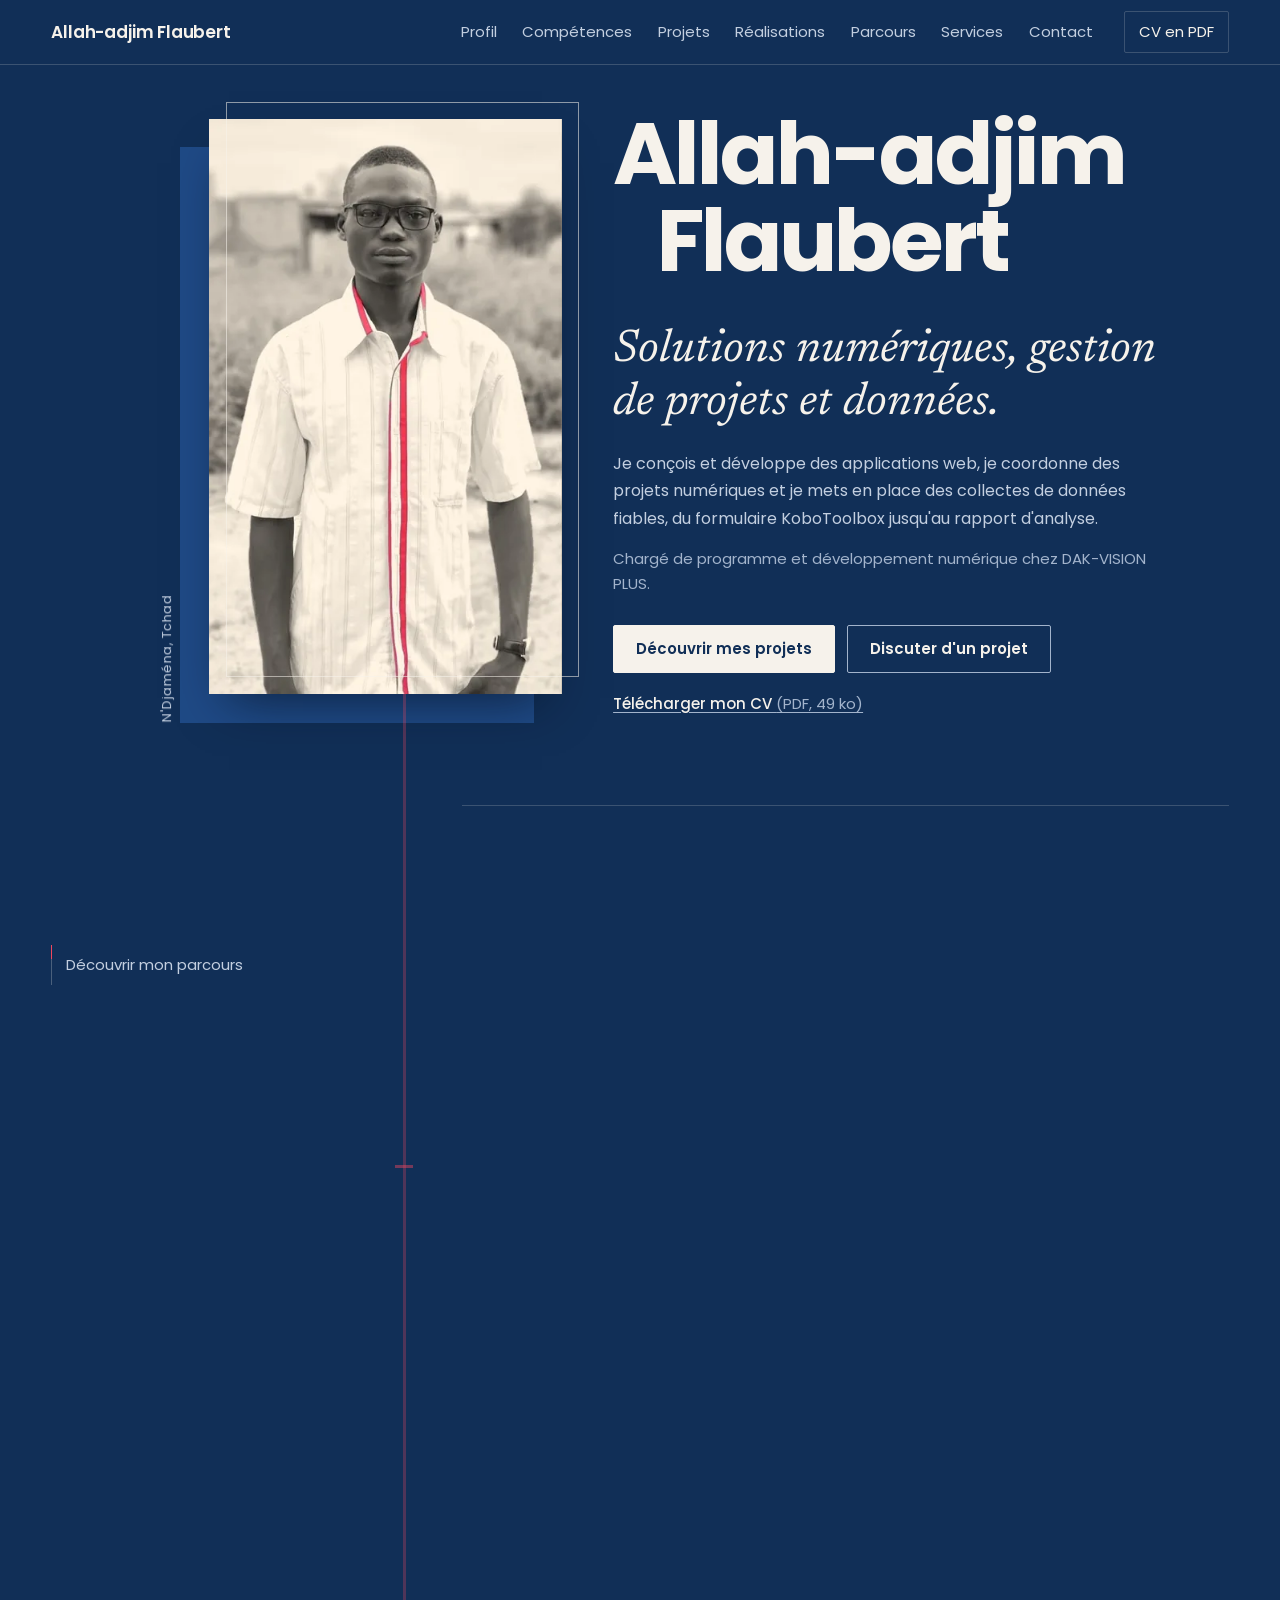
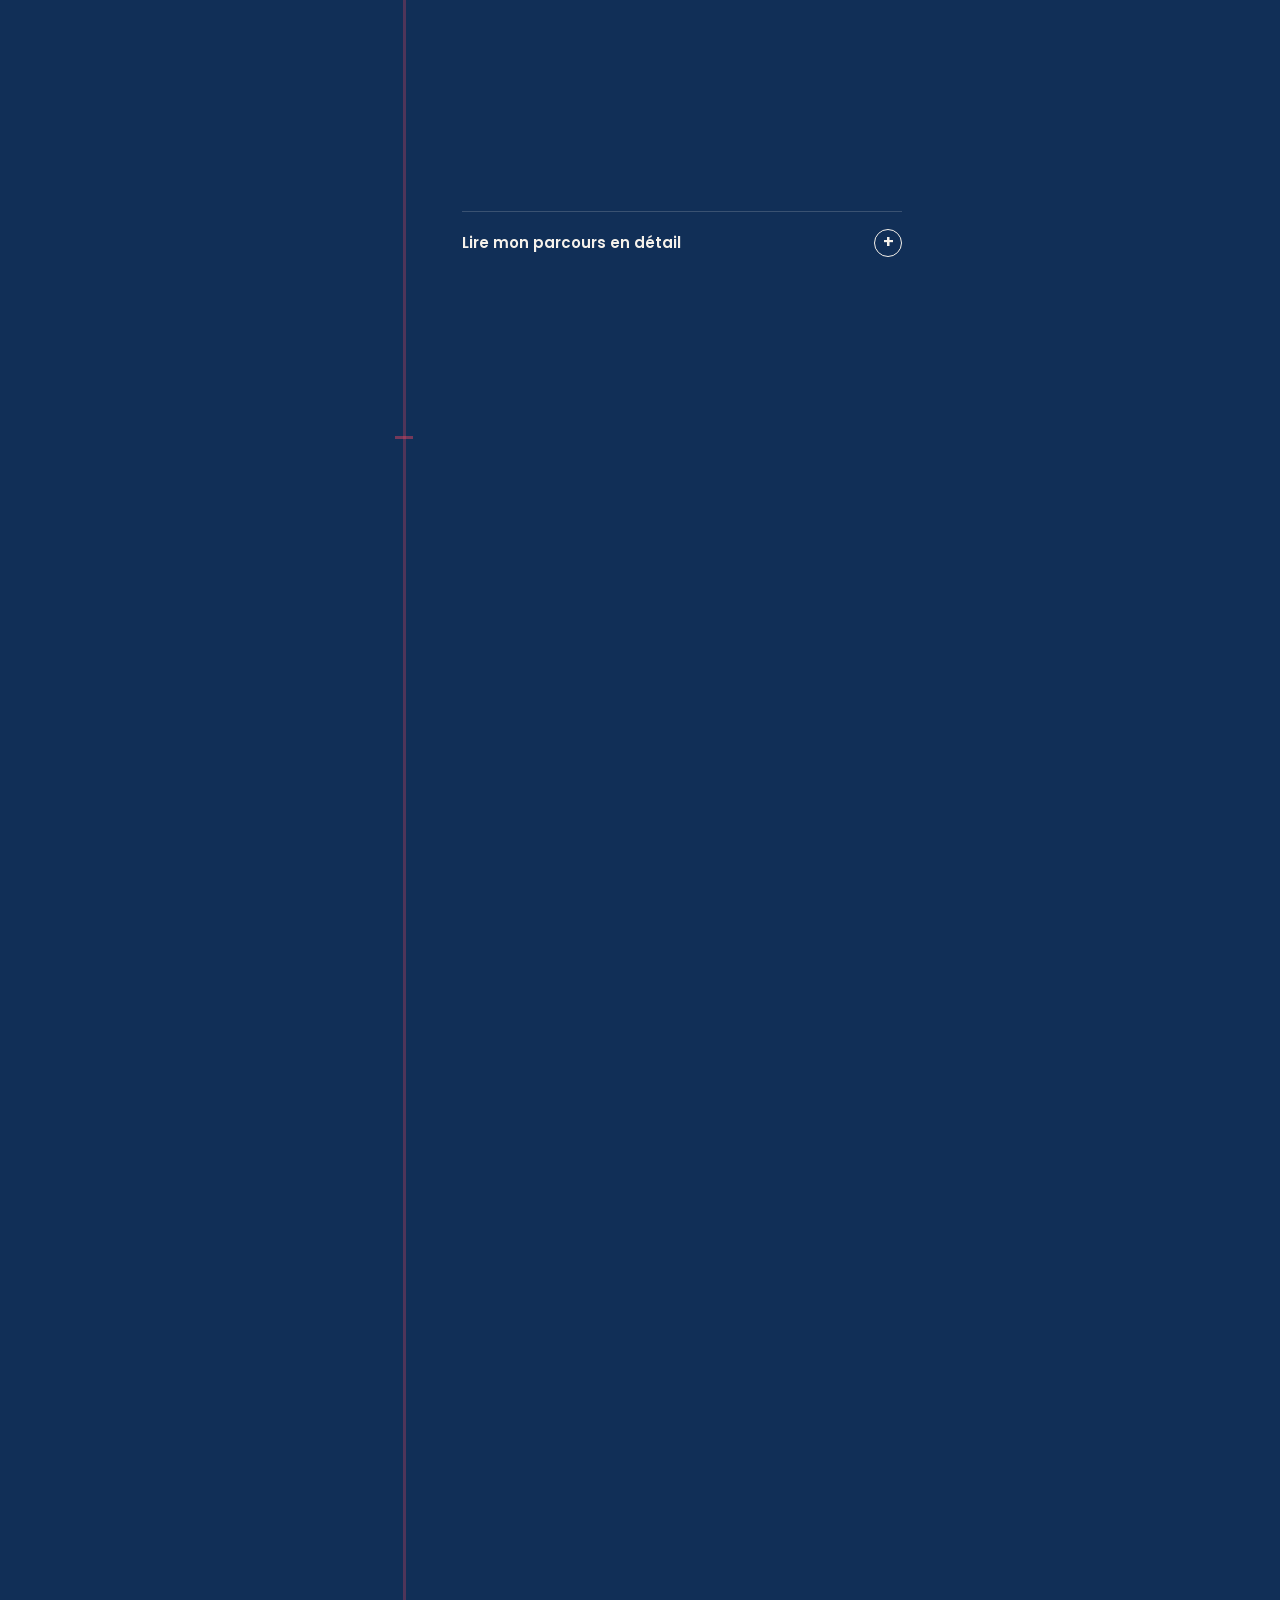
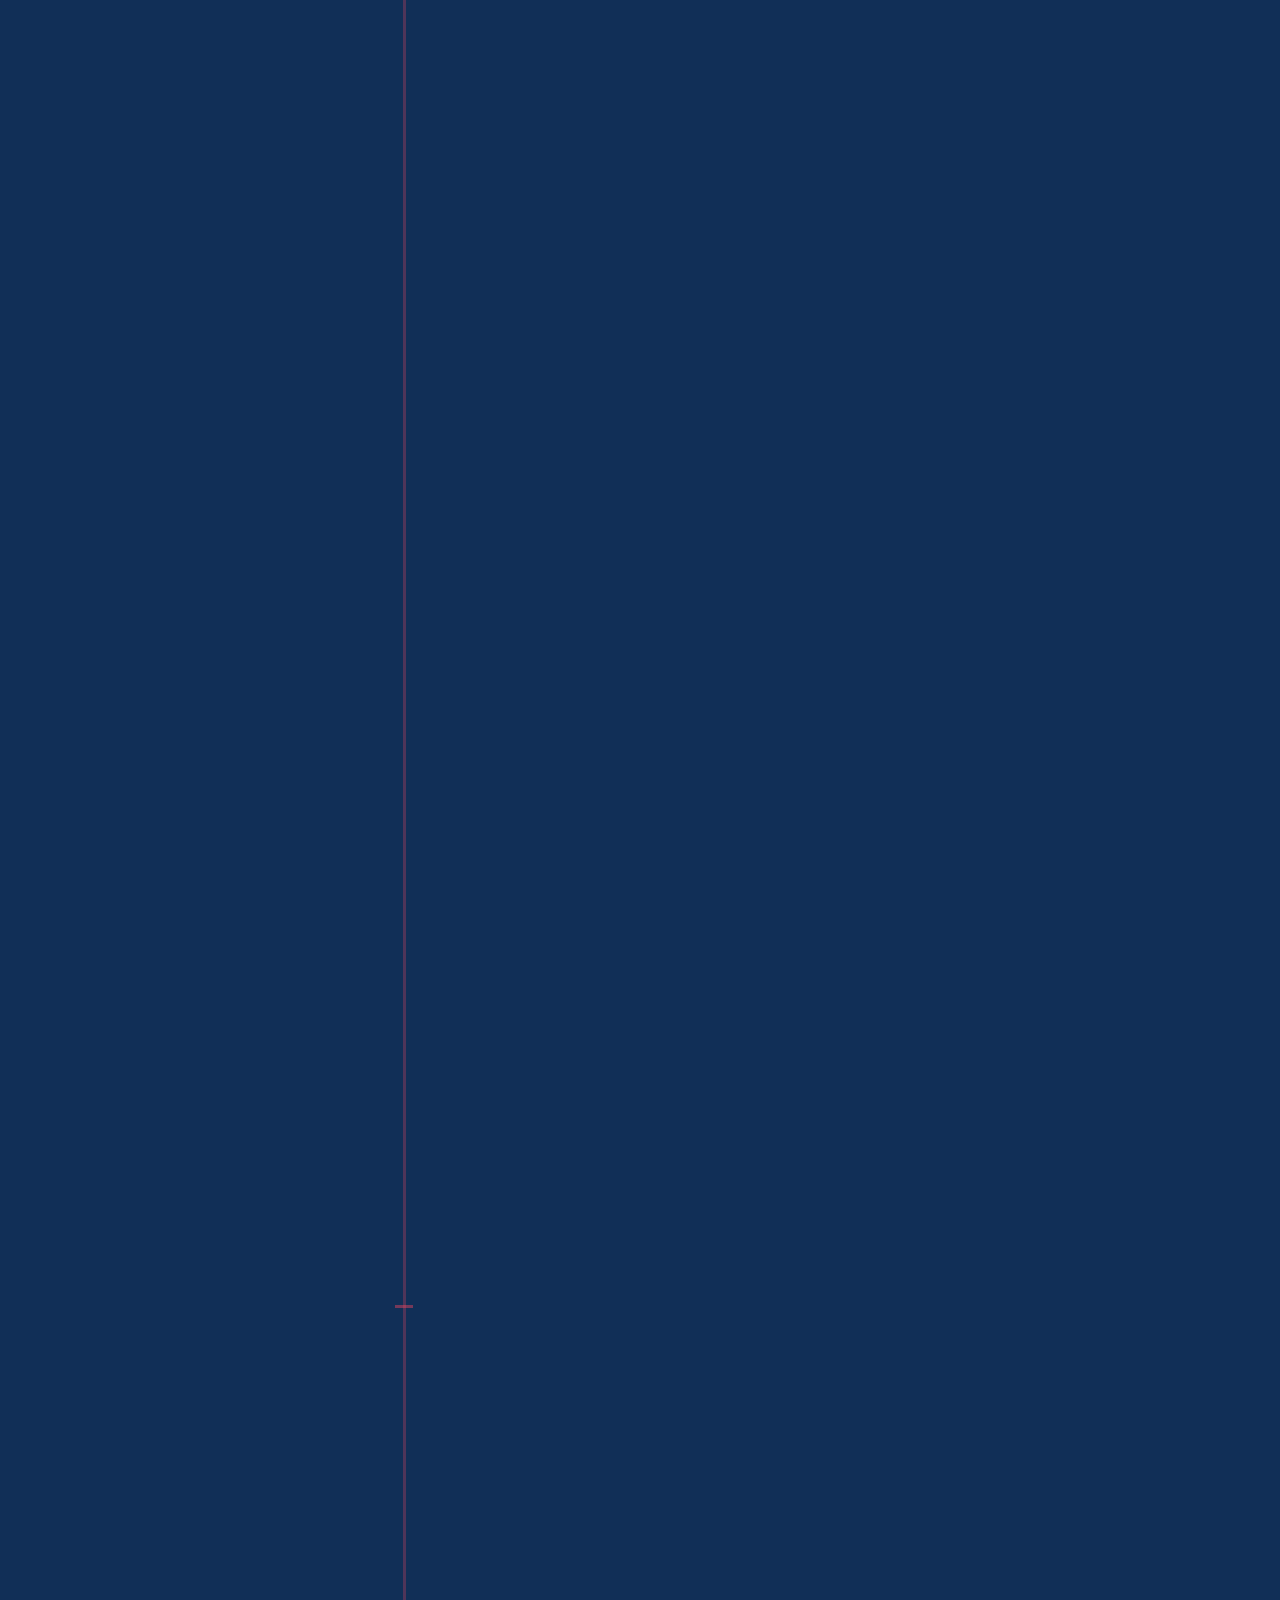
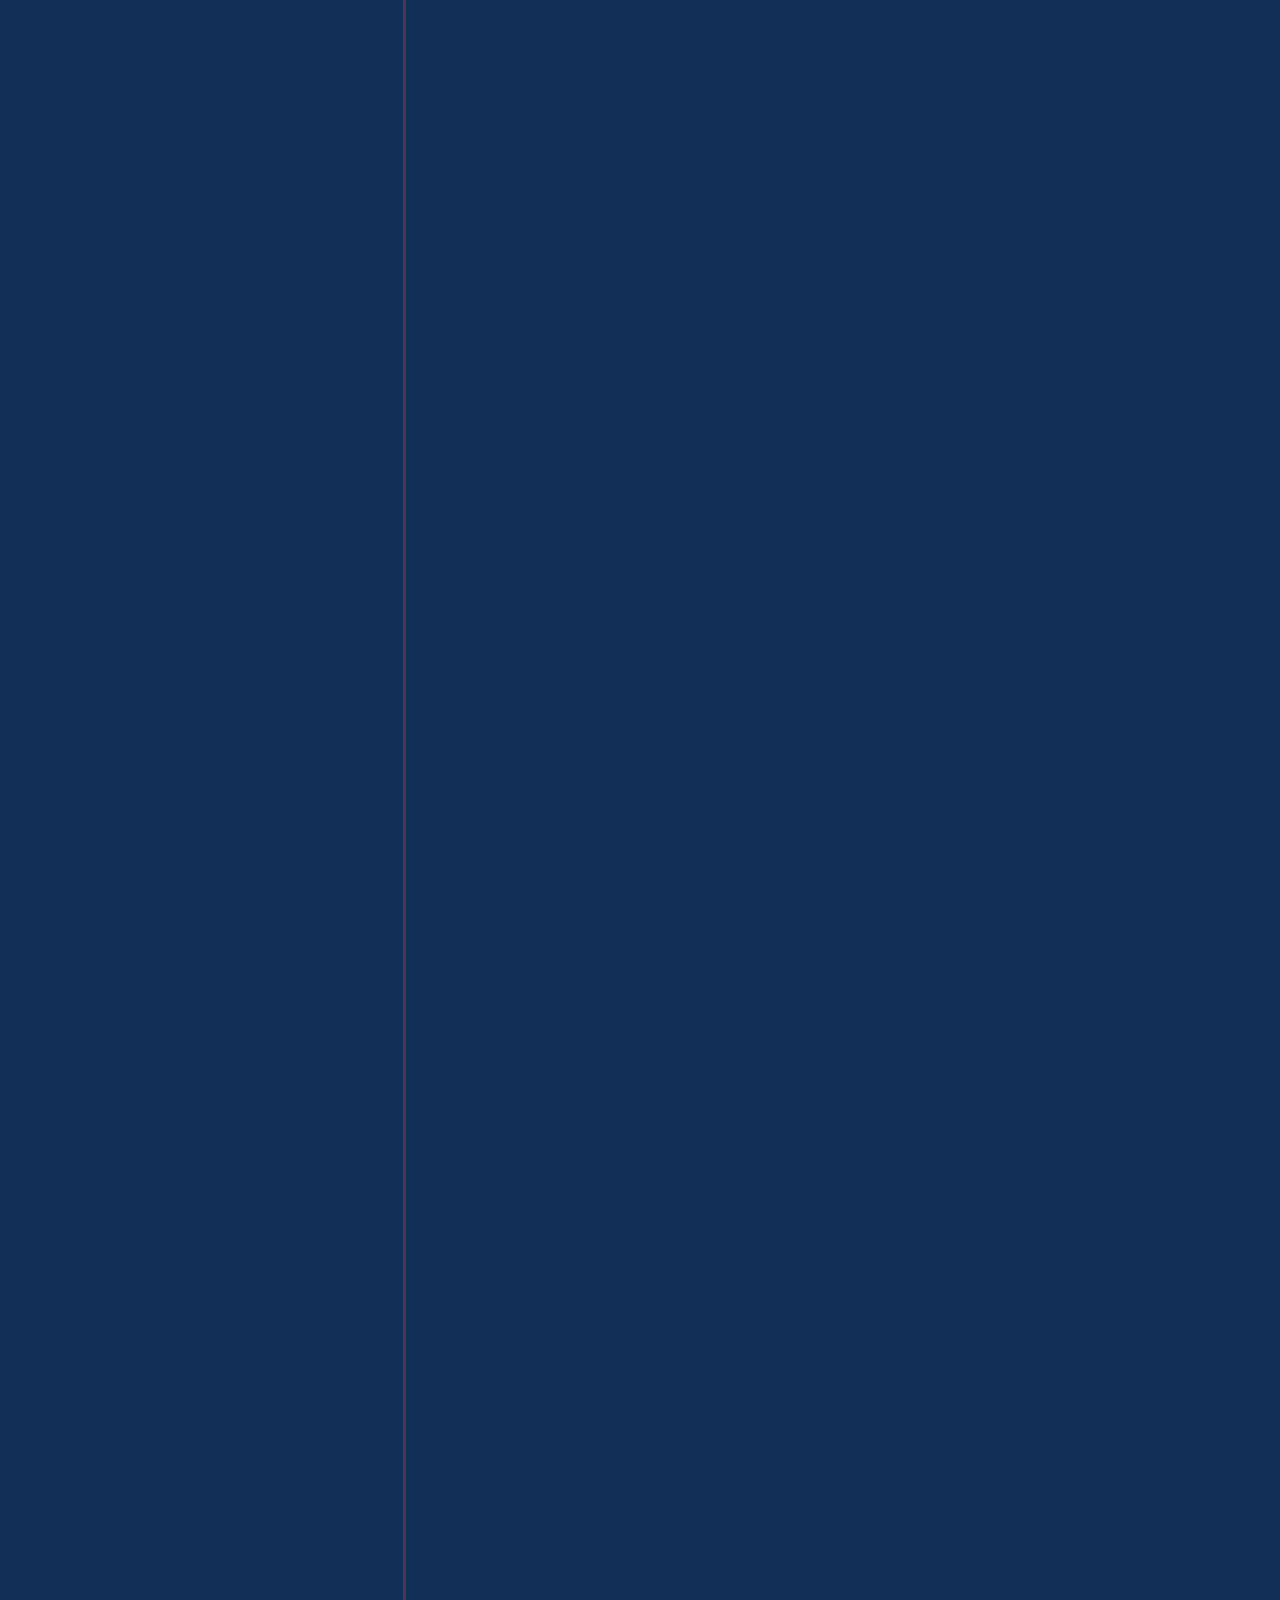
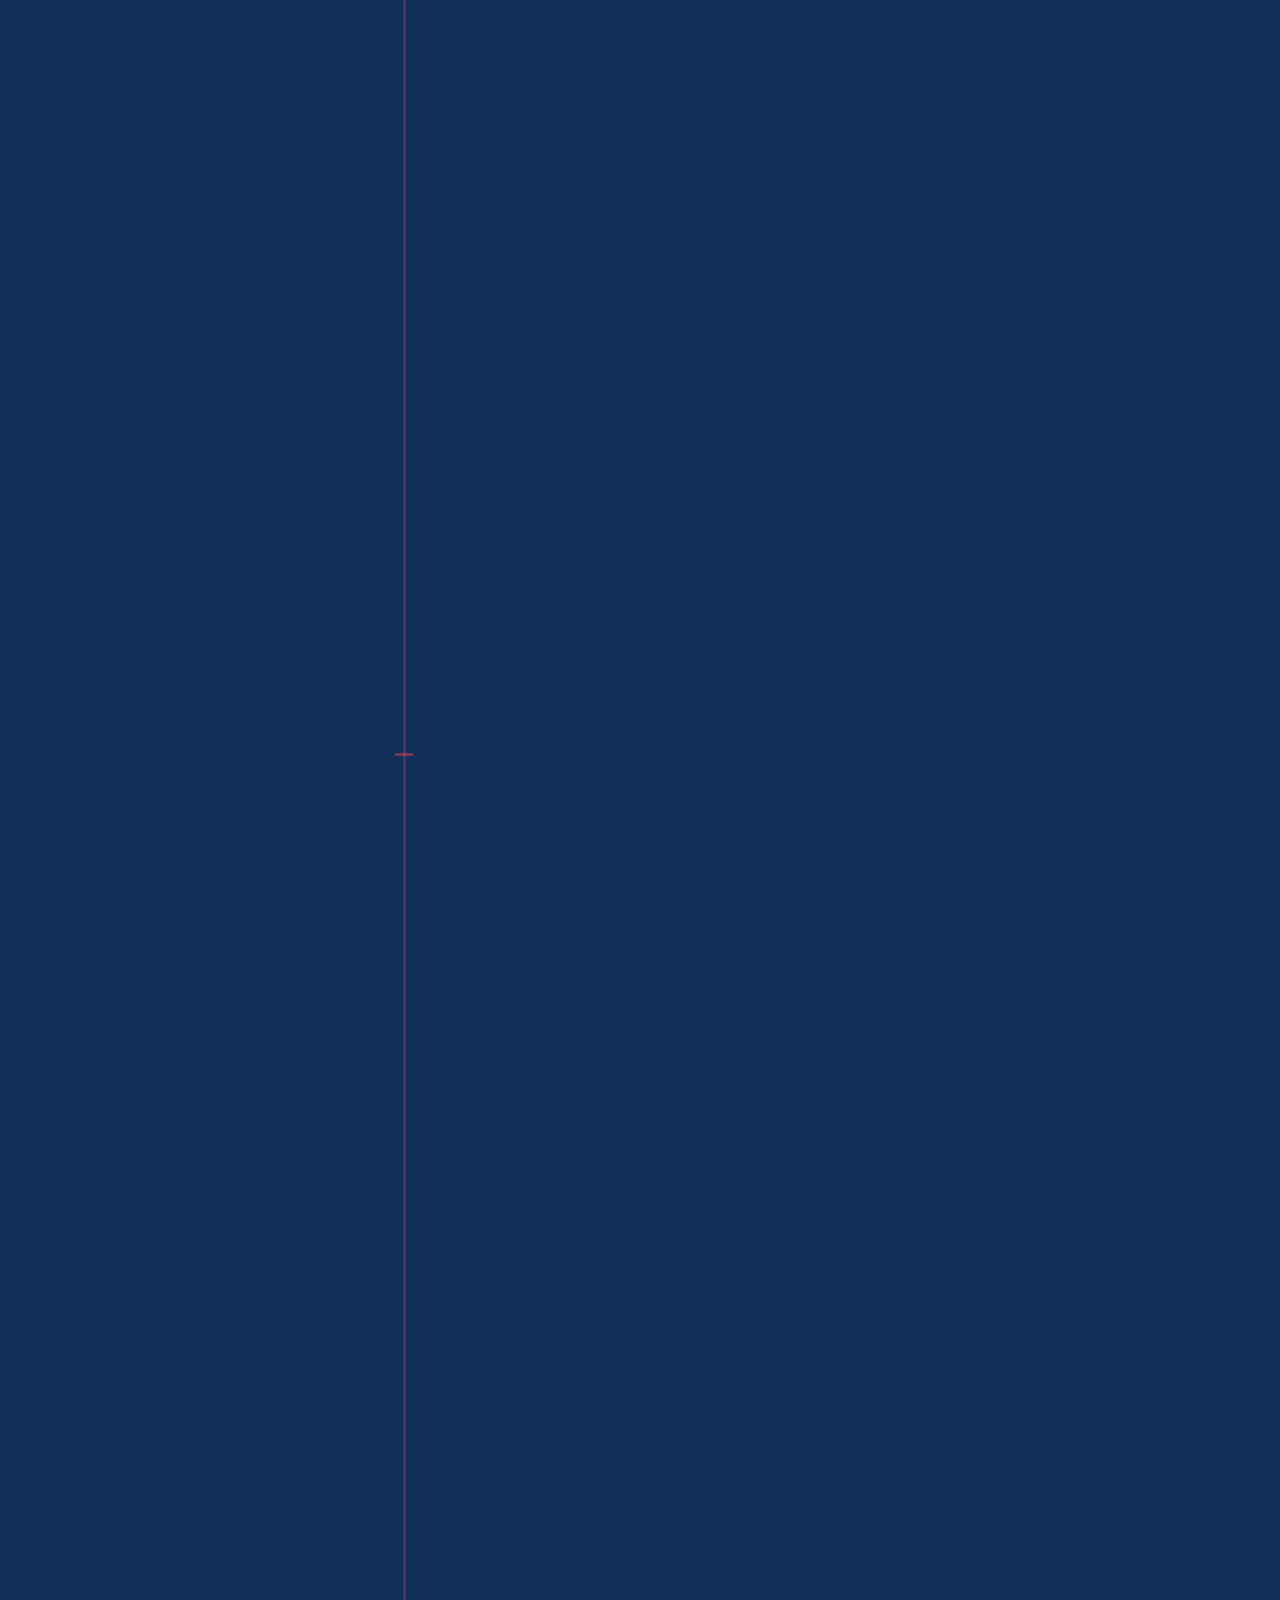
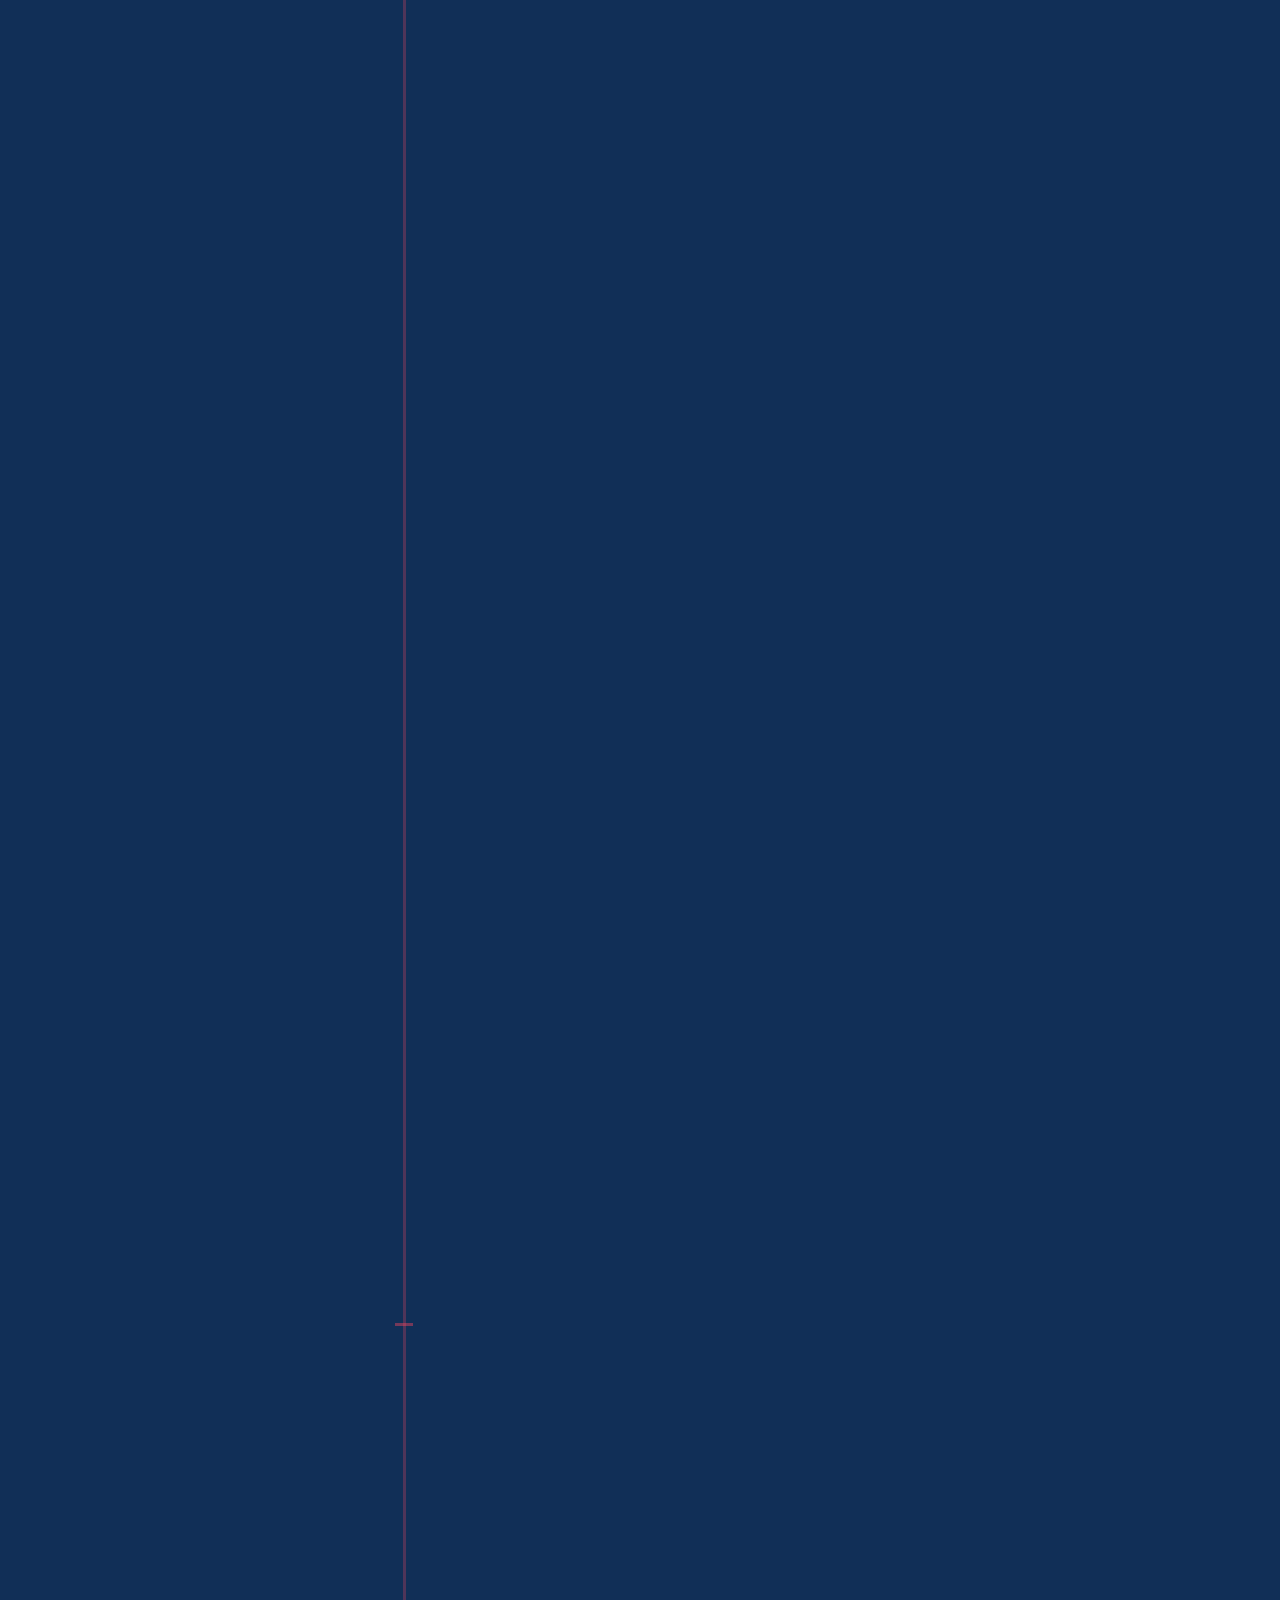
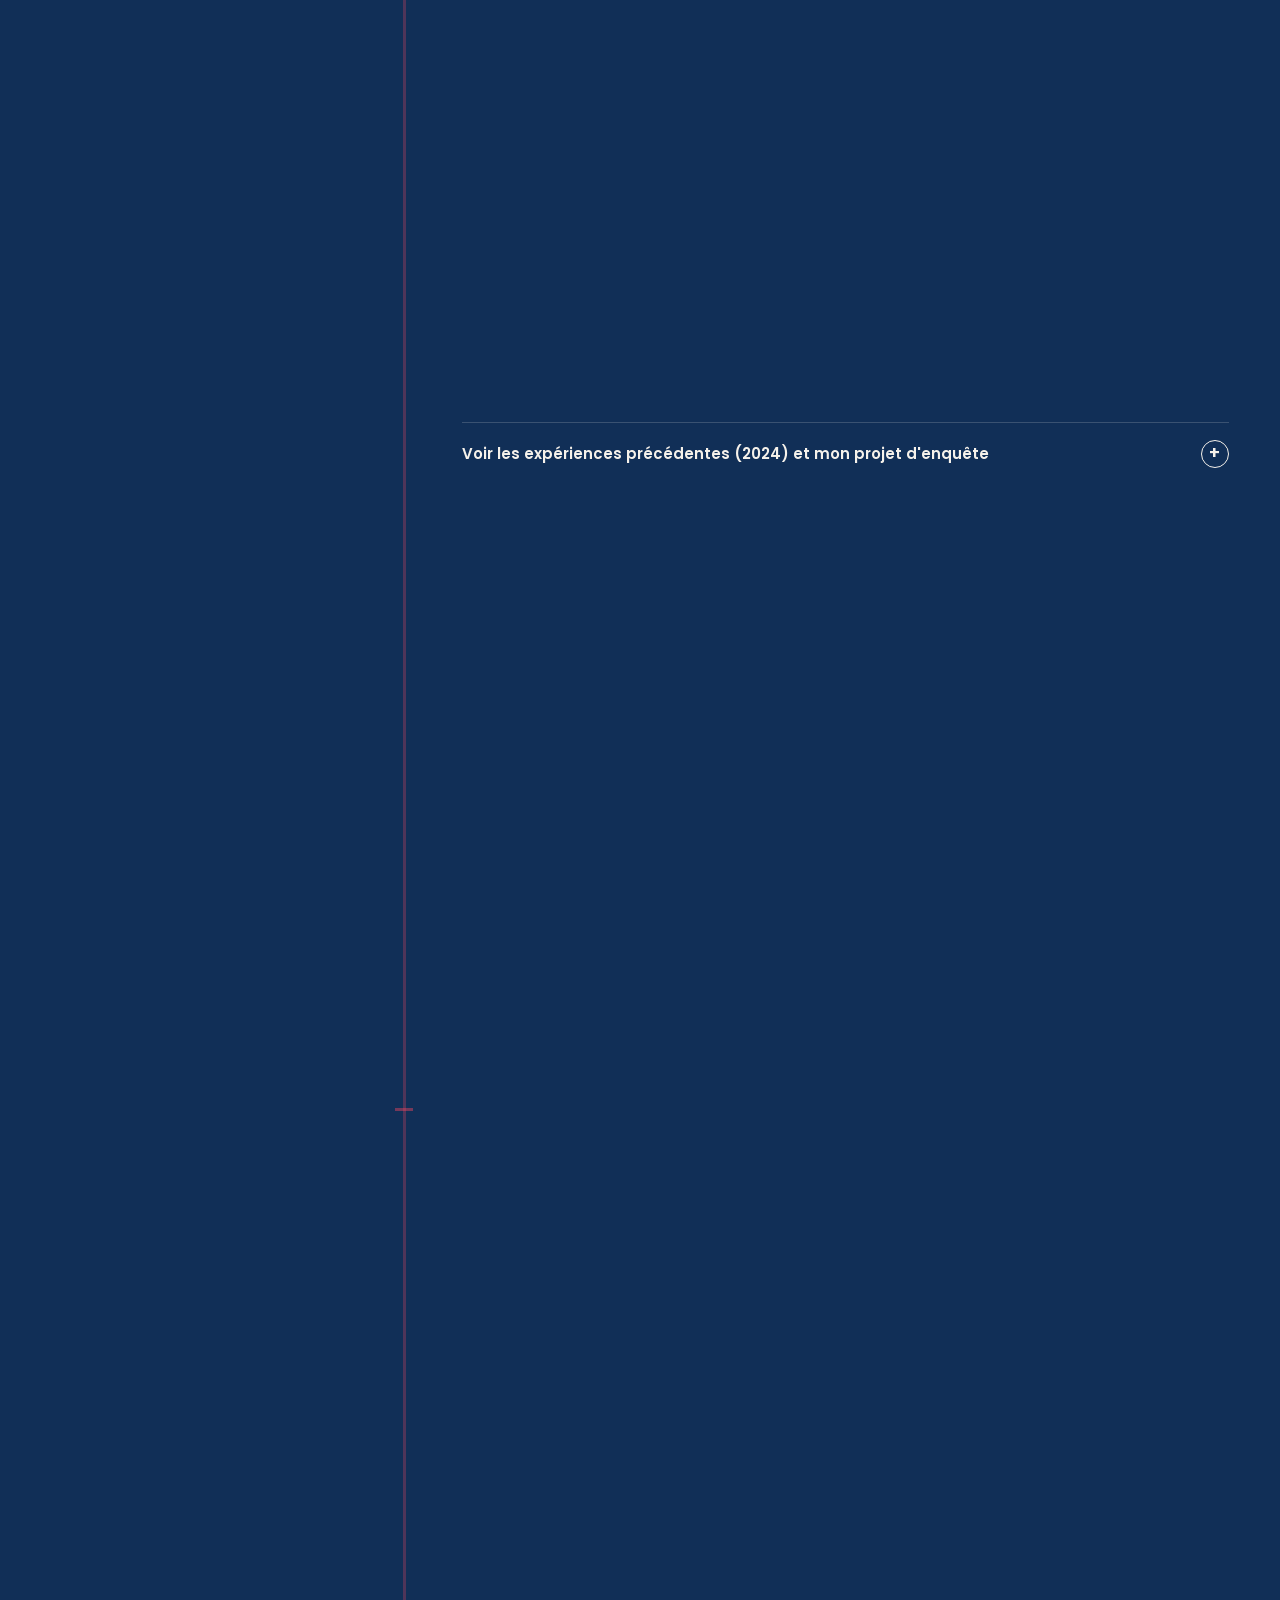
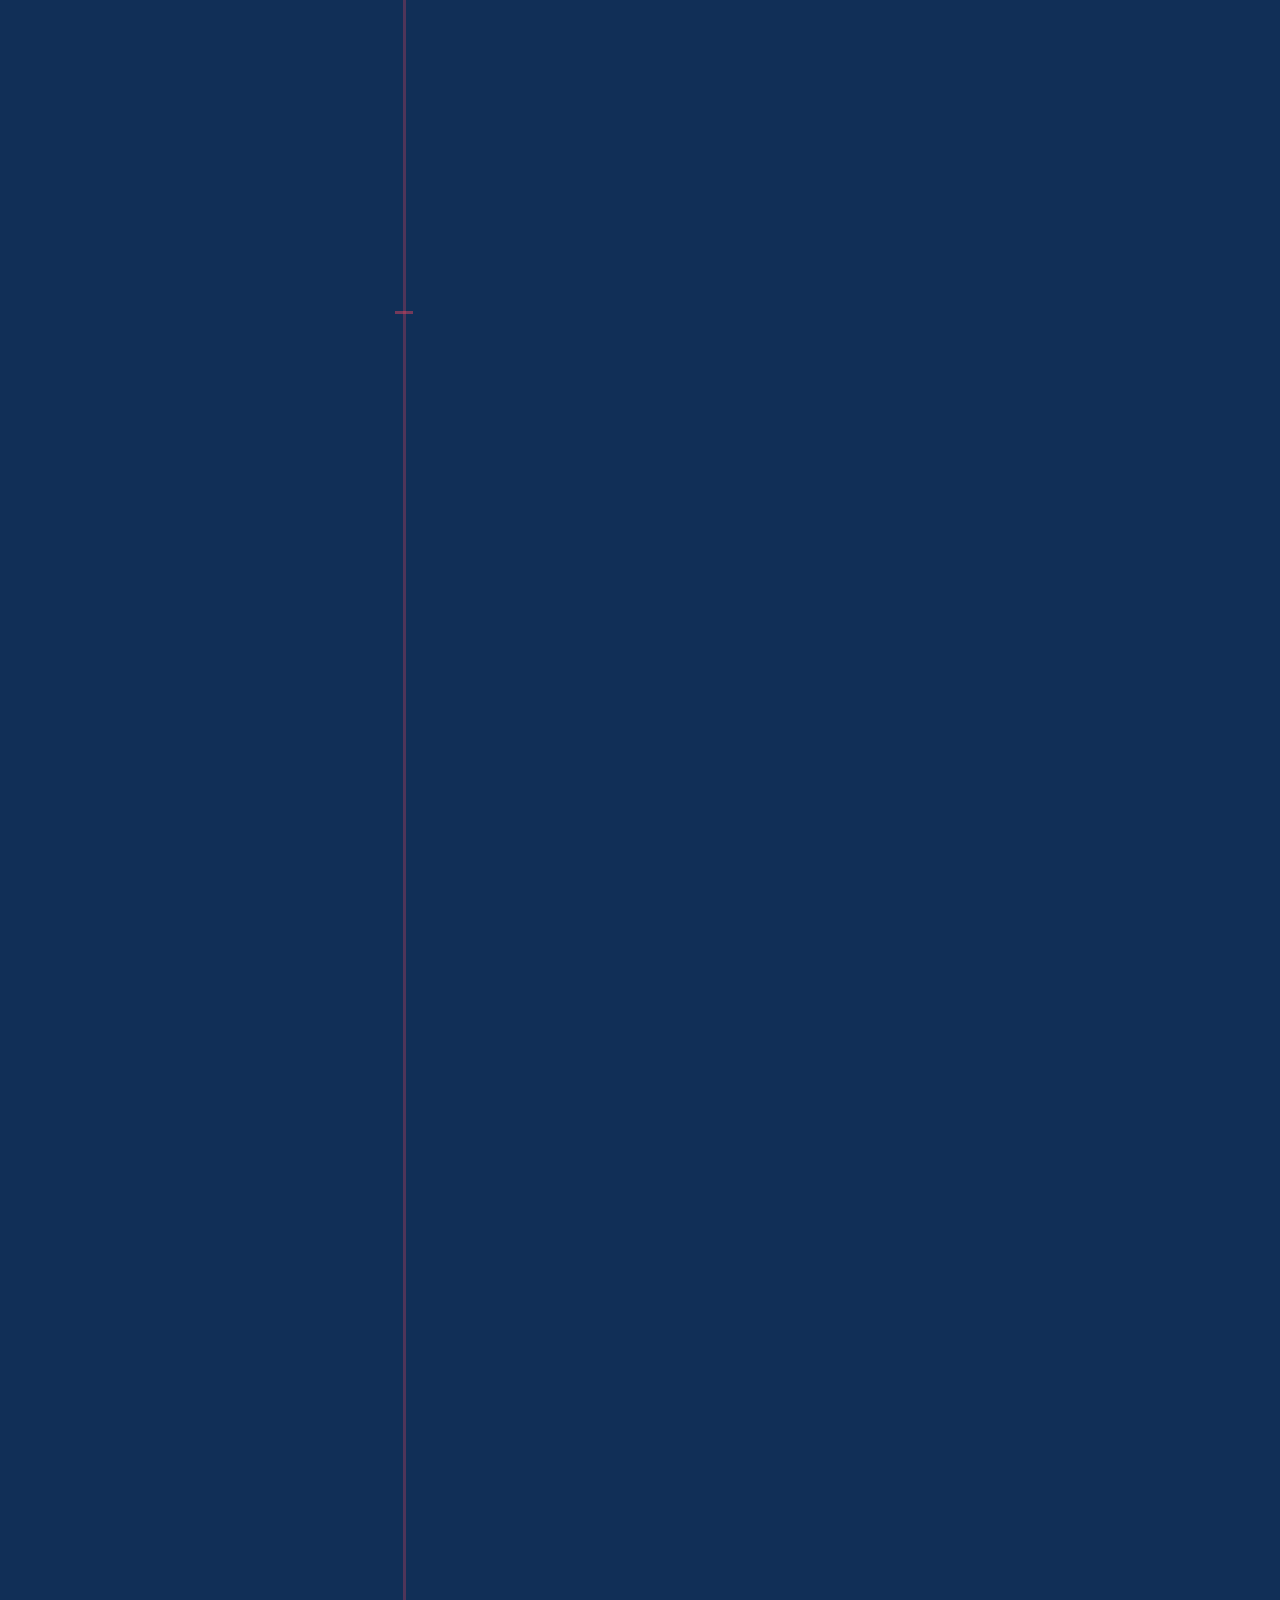
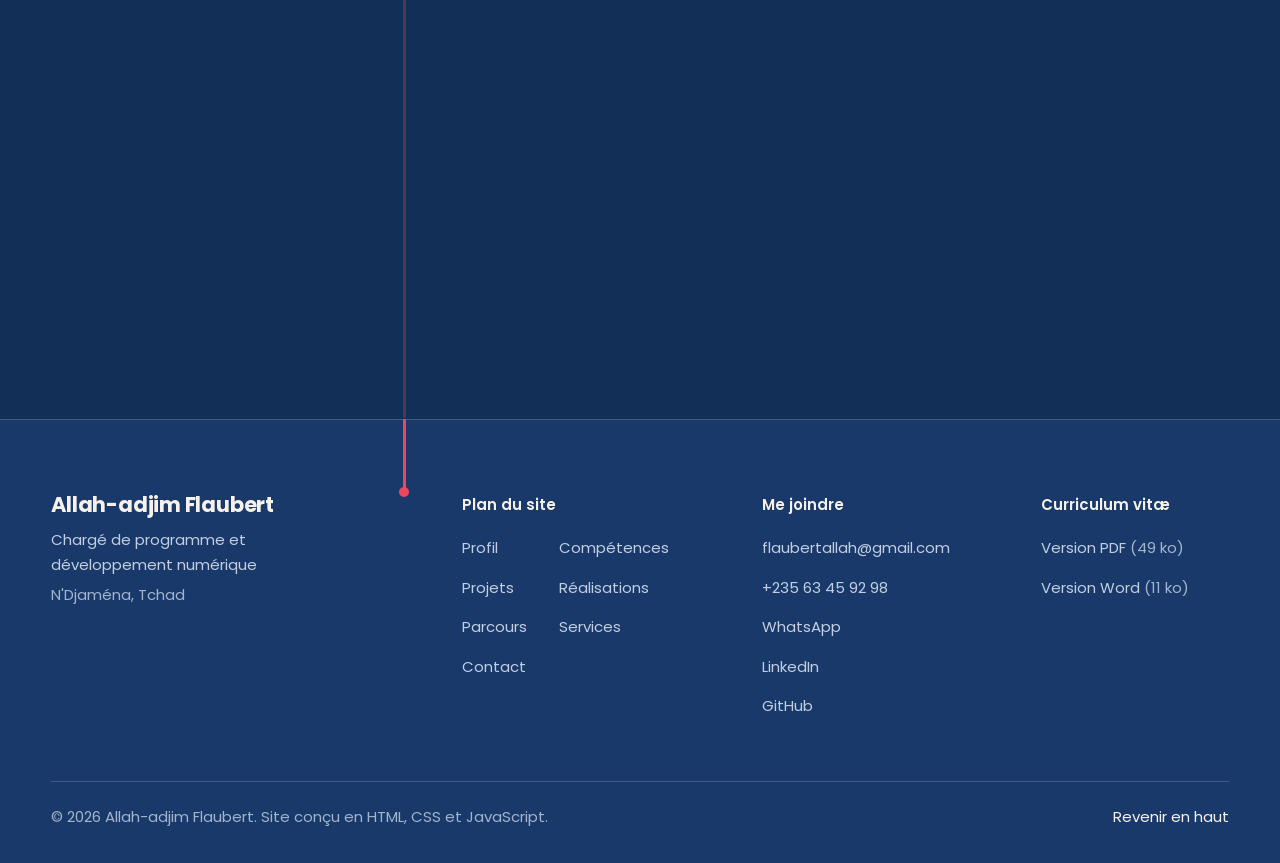
<file: index.html>
<!DOCTYPE html>
<html lang="fr" class="no-js">
<!--
  Portfolio d'Allah-adjim Flaubert. Mode d'emploi : MAINTENANCE.md.
  Avant chaque publication : python tools/verifier.py
-->
<head>
  <meta charset="UTF-8">
  <meta name="viewport" content="width=device-width, initial-scale=1">
  <meta http-equiv="Content-Security-Policy" content="default-src 'self'; img-src 'self' data:; style-src 'self'; script-src 'self'; font-src 'self'; connect-src 'none'; manifest-src 'self'; frame-src 'none'; worker-src 'none'; object-src 'none'; base-uri 'self'; form-action 'none'">
  <meta name="referrer" content="strict-origin-when-cross-origin">
  <!-- RÉFÉRENCEMENT. L'adresse du site figure ici (canonical, partage, JSON-LD),
       dans sitemap.xml, robots.txt et 404.html. Pour la changer partout :
       python tools/verifier.py --changer-adresse https://nouvelle-adresse/ -->
  <title>Allah-adjim Flaubert | Solutions numériques et données au Tchad</title>
  <meta name="description" content="Allah-adjim Flaubert, chargé de programme et développement numérique à N'Djaména : applications web Laravel, gestion de projets, collecte et analyse de données (KoboToolbox) et services informatiques.">
  <meta name="author" content="Allah-adjim Flaubert">
  <meta name="robots" content="index, follow, max-image-preview:large">
  <meta name="theme-color" content="#112f57">
  <link rel="canonical" href="https://motou-98.github.io/portfolio-flaubertadjim/">

  <meta property="og:type" content="profile">
  <meta property="og:locale" content="fr_FR">
  <meta property="og:site_name" content="Allah-adjim Flaubert">
  <meta property="og:title" content="Allah-adjim Flaubert | Solutions numériques et données au Tchad">
  <meta property="og:description" content="Développement d'applications web, gestion de projets numériques, collecte et analyse de données à N'Djaména.">
  <meta property="og:url" content="https://motou-98.github.io/portfolio-flaubertadjim/">
  <meta property="og:image" content="https://motou-98.github.io/portfolio-flaubertadjim/assets/images/og-image.jpg">
  <meta property="og:image:width" content="1200">
  <meta property="og:image:height" content="630">
  <meta property="og:image:alt" content="Allah-adjim Flaubert, solutions numériques, gestion de projets et données">
  <meta property="profile:first_name" content="Flaubert">
  <meta property="profile:last_name" content="Allah-adjim">
  <meta name="twitter:card" content="summary_large_image">
  <meta name="twitter:title" content="Allah-adjim Flaubert | Solutions numériques et données au Tchad">
  <meta name="twitter:description" content="Développement d'applications web, gestion de projets numériques, collecte et analyse de données à N'Djaména.">
  <meta name="twitter:image" content="https://motou-98.github.io/portfolio-flaubertadjim/assets/images/og-image.jpg">
  <meta name="twitter:image:alt" content="Allah-adjim Flaubert, solutions numériques, gestion de projets et données">

  <link rel="icon" href="assets/images/favicon.svg" type="image/svg+xml">
  <link rel="apple-touch-icon" href="assets/images/apple-touch-icon.png">
  <link rel="manifest" href="site.webmanifest">
  <link rel="preload" href="assets/fonts/poppins-700.woff2" as="font" type="font/woff2" crossorigin>
  <link rel="preload" href="assets/fonts/poppins-400.woff2" as="font" type="font/woff2" crossorigin>
  <link rel="stylesheet" href="assets/css/style.css">
  <script src="assets/js/script.js" defer></script>

  <script type="application/ld+json">
  {
    "@context": "https://schema.org",
    "@graph": [
      {
        "@type": "WebSite",
        "@id": "https://motou-98.github.io/portfolio-flaubertadjim/#site",
        "url": "https://motou-98.github.io/portfolio-flaubertadjim/",
        "name": "Allah-adjim Flaubert",
        "inLanguage": "fr"
      },
      {
        "@type": "ProfilePage",
        "@id": "https://motou-98.github.io/portfolio-flaubertadjim/#page",
        "url": "https://motou-98.github.io/portfolio-flaubertadjim/",
        "name": "Allah-adjim Flaubert | Solutions numériques et données au Tchad",
        "inLanguage": "fr",
        "isPartOf": { "@id": "https://motou-98.github.io/portfolio-flaubertadjim/#site" },
        "mainEntity": { "@id": "https://motou-98.github.io/portfolio-flaubertadjim/#person" },
        "dateModified": "2026-11-27T08:44:34+01:00"
      },
      {
        "@type": "Person",
        "@id": "https://motou-98.github.io/portfolio-flaubertadjim/#person",
        "name": "Allah-adjim Flaubert",
        "jobTitle": "Chargé de programme et développement numérique",
        "description": "Développement de solutions numériques, gestion de projets, collecte et analyse de données à N'Djaména, Tchad.",
        "worksFor": { "@type": "Organization", "name": "DAK-VISION PLUS", "url": "https://dakvisionplus.com" },
        "alumniOf": { "@type": "CollegeOrUniversity", "name": "Université de N'Djamena" },
        "hasCredential": { "@type": "EducationalOccupationalCredential", "name": "Diplôme d'ingénieur des travaux en informatique appliquée (Bac+3)", "credentialCategory": "degree" },
        "address": { "@type": "PostalAddress", "addressLocality": "N'Djaména", "addressCountry": "TD" },
        "email": "mailto:flaubertallah@gmail.com",
        "telephone": "+235 63 45 92 98",
        "url": "https://motou-98.github.io/portfolio-flaubertadjim/",
        "image": "https://motou-98.github.io/portfolio-flaubertadjim/assets/images/portrait-663.jpg",
        "sameAs": ["https://www.linkedin.com/in/flaubert-allah-adjim-561971321", "https://github.com/motou-98"],
        "knowsLanguage": ["fr", "ar"],
        "knowsAbout": ["Développement web", "Laravel", "Livewire", "Kotlin", "Jetpack Compose", "Applications Android", "WordPress", "JavaScript", "Tailwind CSS", "Gestion de projets numériques", "KoboToolbox", "Collecte de données", "Analyse de données", "Power BI", "Formation", "Maintenance informatique", "Vidéosurveillance"]
      }
    ]
  }
  </script>
</head>
<body>
  <a class="skip-link" href="#contenu">Aller au contenu</a>

  <header class="site-header">
    <div class="page site-header__inner">
      <a class="wordmark" href="#accueil">Allah-adjim Flaubert</a>
      <button class="menu-button" type="button" aria-expanded="false" aria-controls="menu">Menu</button>
      <nav class="nav" id="menu" aria-label="Navigation principale">
        <ul class="nav__list">
          <li><a href="#profil">Profil</a></li>
          <li><a href="#competences">Compétences</a></li>
          <li><a href="#projets">Projets</a></li>
          <li><a href="#realisations">Réalisations</a></li>
          <li><a href="#parcours">Parcours</a></li>
          <li><a href="#services">Services</a></li>
          <li><a href="#contact">Contact</a></li>
        </ul>
        <div class="nav__actions">
          <a class="button button--solid nav__project" href="#projet">Discuter d'un projet</a>
          <a class="nav__cv" href="assets/documents/CV_ALLAH-ADJIM_Flaubert.pdf" download>CV en PDF</a>
        </div>
      </nav>
    </div>
  </header>

  <main id="contenu" tabindex="-1">
    <div class="fil" aria-hidden="true"><span class="fil__fill"></span></div>

    <!-- ═══ ACCUEIL ═══ Nom, accroche, poste actuel, boutons et lien du CV (taille en ko :
         python tools/verifier.py --corriger la met à jour). Les trois piliers renvoient vers Compétences. -->
    <section class="hero" id="accueil" aria-labelledby="nom">
      <div class="page hero__grid">
        <figure class="hero__photo">
          <picture>
            <source type="image/webp" srcset="assets/images/portrait-340.webp 340w, assets/images/portrait-440.webp 440w, assets/images/portrait-520.webp 520w, assets/images/portrait-663.webp 663w" sizes="(max-width: 820px) min(64vw, 340px), 30vw">
            <img src="assets/images/portrait-663.jpg" srcset="assets/images/portrait-340.jpg 340w, assets/images/portrait-440.jpg 440w, assets/images/portrait-520.jpg 520w, assets/images/portrait-663.jpg 663w" sizes="(max-width: 820px) min(64vw, 340px), 30vw" width="663" height="1080" alt="Portrait d'Allah-adjim Flaubert en chemise blanche à liseré rouge, à N'Djaména." fetchpriority="high">
          </picture>
          <figcaption class="hero__caption">N'Djaména, Tchad</figcaption>
        </figure>

        <div class="hero__text">
          <h1 class="hero__name" id="nom"><span>Allah-adjim</span> <span>Flaubert</span></h1>
          <div class="hero__body">
            <p class="hero__role">Solutions numériques, gestion de projets et données.</p>
            <p class="hero__intro">Je conçois et développe des applications web, je coordonne des projets numériques et je mets en place des collectes de données fiables, du formulaire KoboToolbox jusqu'au rapport d'analyse.</p>
            <p class="hero__current">Chargé de programme et développement numérique chez DAK-VISION PLUS.</p>
            <div class="hero__actions">
              <a class="button button--solid" href="#projets">Découvrir mes projets</a>
              <a class="button" href="#projet">Discuter d'un projet</a>
            </div>
            <a class="hero__cv" href="assets/documents/CV_ALLAH-ADJIM_Flaubert.pdf" download>Télécharger mon CV <span class="file-size">(PDF, 49 ko)</span></a>
          </div>
        </div>
      </div>

      <div class="page pillars-wrap">
        <ul class="pillars" aria-label="Trois domaines principaux">
          <li class="pillar">
            <a href="#competences-dev">
              <span class="pillar__title">Développement de solutions numériques</span>
              <span class="pillar__text">Applications web Laravel, application Android Kotlin, sites WordPress</span>
            </a>
          </li>
          <li class="pillar">
            <a href="#competences-projets">
              <span class="pillar__title">Gestion de projets</span>
              <span class="pillar__text">Programmes de formation, coordination de projets numériques</span>
            </a>
          </li>
          <li class="pillar">
            <a href="#competences-donnees">
              <span class="pillar__title">Collecte et analyse de données</span>
              <span class="pillar__text">KoboToolbox, KoboCollect, Excel, Power BI</span>
            </a>
          </li>
        </ul>
        <a class="scroll-cue" href="#profil"><span class="scroll-cue__line" aria-hidden="true"></span>Découvrir mon parcours</a>
      </div>
    </section>

    <!-- ═══ PROFIL ═══ Paragraphe visible, puis le parcours détaillé dans <details> (replié). -->
    <section class="section" id="profil" aria-labelledby="profil-titre">
      <div class="page section__grid">
        <span class="section__mark" aria-hidden="true"></span>
        <h2 class="section__title" id="profil-titre">Profil</h2>
        <div class="section__content">
          <p class="statement">Du formulaire d'enquête à l'application web, j'interviens là où le numérique doit répondre à un besoin concret.</p>

          <div class="profile">
            <div class="prose">
              <p>Je suis ingénieur des travaux en informatique appliquée et chargé de programme et développement numérique chez DAK-VISION PLUS, à N'Djaména. J'aide les organisations à passer d'un besoin à un outil qui fonctionne : je conçois et développe la solution, je coordonne le projet et j'exploite les données qu'il produit.</p>
              <p>Je forme aussi les utilisateurs, j'assure la maintenance informatique et j'installe des systèmes de vidéosurveillance. Je travaille avec rigueur et autonomie, au plus près du terrain : mes projets partent des contraintes réelles des utilisateurs, comme l'absence de smartphone ou de connexion Internet. En parallèle, je porte mes propres projets : DJAOU, JANJAN et ADJIM INNOV.</p>
              <details class="project__more more">
  <summary>Lire mon parcours en détail</summary>
  <div class="more__body">
<p>Ingénieur des travaux en informatique appliquée, diplômé de l'Université de N'Djamena, j'ai commencé par un stage au département informatique de la FSEA, où j'ai collecté les données des enseignants et participé à la conception du site de la faculté.</p>
<p>J'ai ensuite rejoint DAK-VISION PLUS, une agence digitale de N'Djaména, comme assistant développeur web et maintenance : j'y ai développé des sites sur mesure et dépanné les équipements. J'y suis aujourd'hui chargé de programme et développement numérique : j'élabore les programmes de formation de l'agence, je coordonne ses projets numériques et je développe des sites et des applications web, dont la plateforme de gestion interne de l'agence. Depuis mars 2026, je forme également des équipes à la collecte de données avec KoboToolbox et KoboCollect.</p>
  </div>
</details>
            </div>

            <dl class="facts">
              <div><dt>Poste actuel</dt><dd>Chargé de programme et développement numérique, DAK-VISION PLUS</dd></div>
              <div><dt>Formation</dt><dd>Ingénieur des travaux en informatique appliquée (Bac+3)</dd></div>
              <div><dt>Basé à</dt><dd>N'Djaména, Tchad</dd></div>
              <div><dt>Langues de travail</dt><dd>Français, arabe local</dd></div>
              <div><dt>Façon de travailler</dt><dd>Rigoureux, autonome, à l'aise sur le terrain</dd></div>
            </dl>
          </div>
        </div>
      </div>
    </section>

    <!-- ═══ COMPÉTENCES ═══ Trois domaines (<article class="domain">), puis les expertises
         complémentaires (<article class="extra">). Une technologie = un <li> dans <ul class="tags">. -->
    <section class="section" id="competences" aria-labelledby="competences-titre">
      <div class="page section__grid">
        <span class="section__mark" aria-hidden="true"></span>
        <h2 class="section__title" id="competences-titre">Compétences</h2>
        <div class="section__content">
          <p class="lede">Trois domaines principaux, complétés par des expertises de terrain. Les outils cités sont ceux que j'utilise réellement, en mission chez DAK-VISION PLUS ou dans mes propres projets.</p>

          <div class="domains">
            <article class="domain" id="competences-dev">
              <div class="domain__head">
                <h3>Développement de solutions numériques</h3>
                <p class="domain__need">Une organisation a besoin d'un site, d'une application ou d'un outil de gestion.</p>
              </div>
              <div class="domain__body">
                <p>Je conçois et développe des applications web sur mesure avec Laravel : la plateforme de gestion interne de DAK-VISION PLUS, que j'ai réalisée seul, et la plateforme de moto-taxi DJAOU. Je développe aussi une application Android native en Kotlin et des sites WordPress. J'écris les interfaces en HTML, CSS, JavaScript, Tailwind CSS ou Bootstrap, je structure les bases de données MySQL et j'écris des tests automatisés. J'ai développé les sites de Service Agro Almountas, DAK-VISION PLUS et Nour Tchad Services, et j'y ai apporté les correctifs.</p>
                <div class="skills"><p class="skills__label">Back-end</p><ul class="tags"><li>Laravel</li><li>Blade</li><li>Livewire</li><li>PHP</li><li>MySQL</li><li>WordPress</li><li>Laravel Sanctum et Fortify</li><li>Laravel Reverb (temps réel)</li><li>PHPUnit (tests)</li></ul></div>
                <details class="project__more more">
  <summary>Voir toutes les technologies (front-end, mobile, supports visuels)</summary>
  <div class="more__body">
<div class="skills"><p class="skills__label">Front-end</p><ul class="tags tags--detailed"><li><span class="tag__name">HTML5</span><span class="tag__desc">Structure des pages</span></li><li><span class="tag__name">CSS3</span><span class="tag__desc">Mise en forme</span></li><li><span class="tag__name">JavaScript</span><span class="tag__desc">Interactivité</span></li><li><span class="tag__name">Tailwind CSS</span><span class="tag__desc">Design rapide et responsive</span></li><li><span class="tag__name">Bootstrap</span><span class="tag__desc">Composants et mise en page</span></li><li><span class="tag__name">Vite</span><span class="tag__desc">Compilation et gestion des ressources</span></li><li><span class="tag__name">Chart.js</span><span class="tag__desc">Graphiques et statistiques</span></li><li><span class="tag__name">Alpine.js</span><span class="tag__desc">Interactions légères</span></li></ul></div>
<div class="skills"><p class="skills__label">Mobile Android</p><ul class="tags"><li>Kotlin</li><li>Jetpack Compose</li><li>Material 3</li><li>Room et SQLCipher</li><li>WorkManager</li></ul></div>
<div class="skills"><p class="skills__label">Supports visuels</p><ul class="tags"><li>Canva</li><li>PixelLab</li><li>Illustrator</li></ul></div>
  </div>
</details>
              </div>
            </article>

            <article class="domain" id="competences-projets">
              <div class="domain__head">
                <h3>Gestion et coordination de projets</h3>
                <p class="domain__need">Un projet numérique doit avancer, avec des étapes claires et des équipes formées.</p>
              </div>
              <div class="domain__body">
                <p>Chez DAK-VISION PLUS, j'élabore les programmes de formation de l'agence et je coordonne ses projets numériques. Sur mes propres projets, je rédige le cahier des charges et je découpe le travail en étapes et je le suis phase par phase. J'ai aussi mené de bout en bout une enquête socioéconomique auprès des ménages, de la conception du questionnaire à l'analyse.</p>
                <div class="skills"><p class="skills__label">Savoir-faire</p><ul class="tags"><li>Élaboration de programmes de formation</li><li>Coordination de projets numériques</li><li>Conduite d'enquêtes de terrain</li><li>Rédaction de rapports</li></ul></div>
              </div>
            </article>

            <article class="domain" id="competences-donnees">
              <div class="domain__head">
                <h3>Collecte et analyse de données</h3>
                <p class="domain__need">Une enquête doit être menée sur le terrain, avec des données fiables.</p>
              </div>
              <div class="domain__body">
                <p>Je conçois les questionnaires sur KoboToolbox, je les déploie sur mobile avec KoboCollect, j'administre la collecte et je contrôle la qualité des données, puis j'analyse les résultats et je rédige les rapports sous Excel et Power BI. Depuis mars 2026, je forme des équipes à ces outils.</p>
                <ol class="flow" aria-label="Étapes d'une collecte de données, dans l'ordre">
                  <li>Questionnaire</li><li>Collecte mobile</li><li>Contrôle qualité</li><li>Analyse et rapport</li>
                </ol>
                <div class="skills"><p class="skills__label">Outils</p><ul class="tags"><li>KoboToolbox</li><li>KoboCollect</li><li>Excel</li><li>Power BI</li><li>Access</li></ul></div>
              </div>
            </article>
          </div>

          <h3 class="sub-heading">Expertises complémentaires</h3>
          <div class="extras">
            <article class="extra">
              <h4>Formation et accompagnement</h4>
              <p>Je forme des adultes à la collecte de données mobile et j'accompagne les utilisateurs dans la prise en main des outils numériques.</p>
              <ul class="tags tags--small"><li>KoboToolbox</li><li>KoboCollect</li><li>Formation d'adultes</li></ul>
            </article>
            <article class="extra">
              <h4>Maintenance informatique</h4>
              <p>Je diagnostique et dépanne les équipements, et j'installe et configure les systèmes et les logiciels. J'ai exercé cette mission chez DAK-VISION PLUS comme assistant développeur web et maintenance.</p>
              <ul class="tags tags--small"><li>Diagnostic et dépannage</li><li>Installation et configuration</li></ul>
            </article>
            <article class="extra">
              <h4>Vidéosurveillance</h4>
              <p>J'installe des caméras de vidéosurveillance pour sécuriser des locaux.</p>
              <ul class="tags tags--small"><li>Installation de caméras</li></ul>
            </article>
          </div>
        </div>
      </div>
    </section>

    <!-- ═══ PROJETS PERSONNELS ═══ Un projet = un <article class="project project--nom">.
         · Statut : <p class="project__status"> (pastille status-dot--progress : en cours).
         · Avancement : <ol class="stages">. Étape finie : class="is-done" et « (terminé) » ;
           étape en cours : class="is-current" aria-current="step" et « (prochaine étape) » ;
           étape future : <li> sans classe. Ne marquer « terminé » que ce qui l'est vraiment.
         · Les couleurs propres à chaque projet sont dans style.css (rubrique Projets). -->
    <section class="section section--projects" id="projets" aria-labelledby="projets-titre">
      <div class="page section__grid">
        <span class="section__mark" aria-hidden="true"></span>
        <h2 class="section__title" id="projets-titre">Projets</h2>
        <div class="section__content">
          <p class="lede">Trois projets personnels, à des stades différents. Les fonctionnalités et l'avancement sont ceux de leur code source : aucun n'est encore publié.</p>
        </div>
      </div>

      <div class="page projects">
        <!-- DJAOU -->
        <article class="project project--djaou" aria-labelledby="djaou-titre">
          <div class="project__mark project__mark--phone">
            <div class="phone">
              <picture>
                <source type="image/webp" srcset="assets/images/projets/djaou-ecran.webp">
                <img src="assets/images/projets/djaou-ecran.jpg" width="360" height="779" loading="lazy" decoding="async" alt="Interface client de DJAOU sur téléphone : « Où allez-vous ? », bouton « Commander une course » et dernières courses avec leur prix (données de démonstration).">
              </picture>
            </div>
          </div>
          <div class="project__info">
            <p class="project__status"><span class="status-dot status-dot--progress" aria-hidden="true"></span>En développement</p>
            <h3 class="project__name" id="djaou-titre">DJAOU</h3>
            <p class="project__desc">Une plateforme de mobilité pour N'Djaména : le client demande une course de moto-taxi, le prix lui est annoncé avant le départ et le conducteur le plus proche la reçoit. La livraison est prévue dans une étape ultérieure. « Djaou » signifie « allons » en ngambay.</p>

            <dl class="case case--key">
              <div class="case__wide"><dt>Le besoin</dt><dd>Se déplacer en moto-taxi à un prix connu d'avance, même sans smartphone ni bonne connexion : le service doit fonctionner avec ce que chacun a, d'abord le site web et les SMS, puis une application mobile.</dd></div>
              <div><dt>Mon intervention</dt><dd>Je porte le projet : j'ai rédigé le cahier des charges, puis conçu et développé la plateforme (courses, SMS, administration) et ses tests.</dd></div>
              <div><dt>Technologies</dt><dd>Laravel 12, MySQL 8, Laravel Sanctum, Laravel Reverb (temps réel), OSRM (calcul des distances), Blade, Tailwind CSS, Alpine.js, passerelle SMS Android</dd></div>
            </dl>

            <ol class="stages" aria-label="Avancement de DJAOU">
              <li class="is-done">Cahier des charges<span class="visually-hidden"> (terminé)</span></li>
              <li class="is-done">Socle et administration<span class="visually-hidden"> (terminé)</span></li>
              <li class="is-done">Courses web et SMS<span class="visually-hidden"> (terminé)</span></li>
              <li class="is-current" aria-current="step">Suivi GPS<span class="visually-hidden"> (prochaine étape)</span></li>
              <li>Phase pilote</li>
              <li>Application mobile</li>
            </ol>

            <details class="project__more">
              <summary>Voir les fonctionnalités et le détail</summary>
              <dl class="case">
                <div class="case__wide"><dt>La vision</dt><dd>Un même moteur de prix et de courses pour tous les canaux (web, SMS, puis application, USSD, voix et WhatsApp), et à terme la livraison et d'autres villes.</dd></div>
                <div class="case__wide"><dt>Fonctionnalités développées</dt><dd>
                <div class="case__cols">
                  <div><p class="case__sub">Clients</p><ul class="case__list"><li>Inscription vérifiée par code SMS</li><li>Devis avant départ (distance et prix)</li><li>Suivi, paiement, reçu et note du conducteur</li><li>Commande par SMS</li></ul></div>
                  <div><p class="case__sub">Conducteurs</p><ul class="case__list"><li>Inscription avec documents stockés chiffrés</li><li>Disponibilité et envoi de la position</li><li>Acceptation, démarrage et fin de course</li><li>Confirmation du paiement</li></ul></div>
                  <div><p class="case__sub">Administration</p><ul class="case__list"><li>Validation et suspension des comptes</li><li>Tarifs par paliers de kilomètres</li><li>Villes, zones et repères connus</li><li>Paiements, export CSV, statistiques, journal d'audit</li></ul></div>
                </div>
              </dd></div>
                <div><dt>Qualité et sécurité</dt><dd>368 tests automatisés (PHPUnit), double authentification des administrateurs par SMS, documents chiffrés, journal des actions sensibles</dd></div>
                <div><dt>Prochaines étapes</dt><dd>Suivi GPS des motos (Traccar), phase pilote avec 15 à 20 conducteurs, application Android, paiement par Airtel Money et Moov Money</dd></div>
              </dl>
            </details>
          </div>
        </article>

        <!-- JANJAN -->
        <article class="project project--janjan" aria-labelledby="janjan-titre">
          <div class="project__mark project__mark--phone">
            <div class="phone">
              <picture>
                <source type="image/webp" srcset="assets/images/projets/janjan-ecran.webp">
                <img src="assets/images/projets/janjan-ecran.jpg" width="360" height="800" loading="lazy" decoding="async" alt="Écran de démarrage de JANJAN : icône de portefeuille, slogan « Petit à petit, j'avance. » et mention « Conçu et développé par ADJIM INNOV ».">
              </picture>
            </div>
          </div>
          <div class="project__info">
            <p class="project__status"><span class="status-dot status-dot--progress" aria-hidden="true"></span>En finalisation</p>
            <h3 class="project__name" id="janjan-titre">JANJAN</h3>
            <p class="project__desc">Une application Android de gestion des finances personnelles en FCFA et d'organisation du quotidien, qui fonctionne entièrement hors ligne. Sa signature : « Petit à petit, j'avance. »</p>

            <dl class="case case--key">
              <div class="case__wide"><dt>Le besoin</dt><dd>Suivre son argent et organiser son quotidien sans connexion Internet, sans compte en ligne et sans exposer ses données.</dd></div>
              <div><dt>Mon intervention</dt><dd>J'ai conçu et développé l'application, de l'architecture aux tests, sous la marque ADJIM INNOV.</dd></div>
              <div><dt>Choix techniques</dt><dd>Kotlin, Jetpack Compose, Material 3, Room avec chiffrement SQLCipher, architecture MVVM, WorkManager. Android 8 et versions suivantes.</dd></div>
            </dl>

            <ol class="stages" aria-label="Avancement de JANJAN">
              <li class="is-done">Conception<span class="visually-hidden"> (terminé)</span></li>
              <li class="is-done">Développement<span class="visually-hidden"> (terminé)</span></li>
              <li class="is-done">Tests<span class="visually-hidden"> (terminé)</span></li>
              <li class="is-current" aria-current="step">Version signée<span class="visually-hidden"> (en cours)</span></li>
              <li>Publication</li>
            </ol>

            <details class="project__more">
              <summary>Voir les fonctionnalités et le détail</summary>
              <dl class="case">
                <div class="case__wide"><dt>Hors ligne et confidentialité</dt><dd>Aucune permission Internet : l'application fonctionne en mode avion. Base de données chiffrée, code PIN, biométrie et sauvegarde chiffrée dans un fichier portable.</dd></div>
                <div class="case__wide"><dt>Fonctionnalités opérationnelles</dt><dd>
                <div class="case__cols">
                  <div><p class="case__sub">Finances</p><ul class="case__list"><li>Portefeuilles (espèces, Mobile Money, banque…)</li><li>Revenus, dépenses et transferts</li><li>Budgets avec alertes à 75, 90 et 100 %</li><li>Épargne par objectifs, dettes et créances</li></ul></div>
                  <div><p class="case__sub">Suivi</p><ul class="case__list"><li>Tableau de bord et statistiques</li><li>Export CSV et PDF</li><li>Notifications et bilans périodiques</li></ul></div>
                  <div><p class="case__sub">Planning</p><ul class="case__list"><li>Agenda jour, semaine et mois</li><li>Activités récurrentes et tâches</li><li>Rappels et échéances financières</li></ul></div>
                </div>
                <span class="case__note">Fonctionnalités vérifiées sur téléphone ; l'application n'est pas encore publiée.</span>
              </dd></div>
                <div><dt>Qualité</dt><dd>123 tests unitaires et 34 tests instrumentés sur Android, réussis lors de la dernière série du 12 novembre 2026 (intégrité des soldes, sauvegarde et restauration, migration, absence d'accès Internet)</dd></div>
                <div><dt>Reste à faire</dt><dd>Version signée de l'application et guides d'installation et de sauvegarde</dd></div>
              </dl>
            </details>
          </div>
        </article>

        <!-- ADJIM INNOV -->
        <article class="project project--adjim" aria-labelledby="adjim-titre">
          <div class="project__mark">
            <picture>
              <source type="image/webp" srcset="assets/images/projets/adjim-innov.webp">
              <img src="assets/images/projets/adjim-innov.jpg" width="715" height="593" loading="lazy" decoding="async" alt="Logo de ADJIM INNOV">
            </picture>
          </div>
          <div class="project__info">
            <p class="project__status"><span class="status-dot status-dot--setup" aria-hidden="true"></span>En structuration</p>
            <h3 class="project__name" id="adjim-titre">ADJIM INNOV</h3>
            <p class="project__desc">Mon initiative entrepreneuriale de services informatiques et de solutions numériques. Sa signature : « Connectons nos idées au futur ».</p>

            <dl class="case case--key">
              <div class="case__wide"><dt>Le besoin</dt><dd>Trouver auprès d'un même interlocuteur la création d'outils numériques et les services informatiques de terrain.</dd></div>
              <div><dt>Mon intervention</dt><dd>Je fonde l'initiative : je définis l'offre de services et je développe les premiers produits sous la marque, dont JANJAN.</dd></div>
              <div><dt>Domaines d'intervention</dt><dd>Applications et sites web, outils de gestion, collecte de données, formation, maintenance informatique, vidéosurveillance. Le détail figure dans <a href="#services">mes services</a>.</dd></div>
            </dl>

            <ol class="stages" aria-label="Avancement de ADJIM INNOV">
              <li class="is-done">Idée<span class="visually-hidden"> (terminé)</span></li>
              <li class="is-current" aria-current="step">Structuration<span class="visually-hidden"> (en cours)</span></li>
              <li>Lancement commercial</li>
            </ol>

            <details class="project__more">
              <summary>Voir la vision et les réalisations</summary>
              <dl class="case">
                <div><dt>La vision</dt><dd>Rassembler sous une même marque le développement de solutions numériques et les services informatiques de terrain.</dd></div>
                <div><dt>Réalisation sous la marque</dt><dd>L'application JANJAN, en finalisation, signée « Conçu et développé par ADJIM INNOV »</dd></div>
              </dl>
            </details>
          </div>
        </article>
      </div>
    </section>

    <!-- ═══ RÉALISATIONS ═══ D'abord la plateforme interne (li.work--app), puis « Sites en ligne ».
         Ajouter un site : copier un <li class="work"> de <ul class="works works--sites">,
         puis changer textes, lien et captures (même nom en 720 et 1200 px, en .webp et .jpg).
         Modèle dans MAINTENANCE.md. -->
    <section class="section" id="realisations" aria-labelledby="realisations-titre">
      <div class="page section__grid">
        <span class="section__mark" aria-hidden="true"></span>
        <h2 class="section__title" id="realisations-titre">Réalisations</h2>
        <div class="section__content">
          <p class="lede">Une application métier et des sites en ligne réalisés au sein de DAK-VISION PLUS. Ma contribution est indiquée pour chacun.</p>
          <ul class="works">
            <li class="work work--app">
              <div class="work__head">
                <picture class="work__shot">
                  <source type="image/webp" srcset="assets/images/realisations/dakvision-sessions-720.webp 720w, assets/images/realisations/dakvision-sessions-1200.webp 1200w" sizes="(max-width: 820px) 92vw, 62vw">
                  <img src="assets/images/realisations/dakvision-sessions-1200.jpg" width="1200" height="800" loading="lazy" decoding="async" alt="Écran « Sessions de formation » de la plateforme de gestion interne : filtres par statut, sessions à valider par le chargé de programme, formateurs, salles et périodes.">
                </picture>
                <h3 class="work__name">Plateforme de gestion interne de DAK-VISION PLUS</h3>
                <p class="work__type">Application web métier (Laravel), installable sur ordinateur et téléphone</p>
              </div>
              <div class="work__gallery">
                <figure class="work__thumb">
                  <picture>
                    <source type="image/webp" srcset="assets/images/realisations/dakvision-tableau-de-bord-720.webp">
                    <img src="assets/images/realisations/dakvision-tableau-de-bord-720.jpg" width="720" height="480" loading="lazy" decoding="async" alt="Tableau de bord de la direction : éléments à traiter, pointage du jour, présences, rapports hebdomadaires, formations et finances.">
                  </picture>
                  <figcaption>Tableau de bord</figcaption>
                </figure>
                <figure class="work__thumb">
                  <picture>
                    <source type="image/webp" srcset="assets/images/realisations/dakvision-caisse-720.webp">
                    <img src="assets/images/realisations/dakvision-caisse-720.jpg" width="720" height="480" loading="lazy" decoding="async" alt="Écran Caisse : soldes à encaisser par apprenant et par formation, montants payés et restants en FCFA. Données fictives, numéros de téléphone masqués.">
                  </picture>
                  <figcaption>Caisse des formations</figcaption>
                </figure>
                <figure class="work__thumb">
                  <picture>
                    <source type="image/webp" srcset="assets/images/realisations/dakvision-personnel-720.webp">
                    <img src="assets/images/realisations/dakvision-personnel-720.jpg" width="720" height="480" loading="lazy" decoding="async" alt="Écran Fiches du personnel : recherche, filtres par service et contrat, liste des employés avec leur matricule.">
                  </picture>
                  <figcaption>Fiches du personnel</figcaption>
                </figure>
              </div>
              <p class="work__demo">Captures réalisées sur une installation de test, avec des données fictives ; numéros de téléphone masqués.</p>
              <dl class="work__facts work__facts--key">
                <div><dt>Objectif</dt><dd>Réunir dans un seul outil le personnel et les contrats, les présences, les rapports d'activité, les formations et les apprenants, les finances, les salaires et les documents administratifs de l'agence.</dd></div>
                <div class="work__contribution"><dt>Ma contribution</dt><dd>Conçue et développée seul. Présentée avec l'accord de DAK-VISION PLUS ; outil interne, non accessible au public.</dd></div>
              </dl>
              <details class="project__more work__more">
                <summary>Voir les fonctionnalités, les technologies et la sécurité</summary>
                <dl class="work__facts">
                  <div><dt>Fonctionnalités</dt><dd>Pointage depuis le réseau du bureau ; rapports hebdomadaires modifiables 12 h après leur remise puis verrouillés, avec versions archivées et rectifications approuvées ; sessions de formation validées entre le chargé de programme et la direction ; caisse (espèces, Airtel Money, Moov Money) avec reçus et attestations ; finances à soldes jamais négatifs et clôture mensuelle ; bulletins de paie ; contrats, fiches et bilans en PDF ; tableau de bord par rôle.</dd></div>
                  <div><dt>Technologies et qualité</dt><dd>Laravel 12 en architecture modulaire, MySQL 8, Blade, Tailwind CSS 4, Vite, Laravel Fortify et Sanctum, rôles et permissions Spatie, PDF avec DomPDF, application installable (PWA). 448 tests automatisés (PHPUnit).</dd></div>
                  <div><dt>Sécurité</dt><dd>Double authentification obligatoire pour la direction, en-têtes de sécurité, connexions limitées, journal de sécurité non modifiable, données salariales chiffrées, aucune suppression : annulation avec motif ou archivage.</dd></div>
                </dl>
              </details>
            </li>
          </ul>
          <h3 class="sub-heading works__title">Sites en ligne</h3>
          <ul class="works works--sites">
            <li class="work">
              <a class="work__link" href="https://serviceagroalmountas.com" target="_blank" rel="noopener noreferrer">
                <picture class="work__shot">
                  <source type="image/webp" srcset="assets/images/realisations/serviceagroalmountas-720.webp 720w, assets/images/realisations/serviceagroalmountas-1200.webp 1200w" sizes="(max-width: 820px) 92vw, 62vw">
                  <img src="assets/images/realisations/serviceagroalmountas-1200.jpg" width="1200" height="800" loading="lazy" decoding="async" alt="Page d'accueil du site Service Agro Almountas : « Transformez votre agriculture avec l'énergie du soleil ! »">
                </picture>
                <span class="work__name">Service Agro Almountas<span class="visually-hidden"> (ouvrir le site dans un nouvel onglet)</span></span>
                <span class="work__type">Site vitrine (WordPress)</span>
              </a>
              <dl class="work__facts work__facts--key">
                <div class="work__contribution"><dt>Ma contribution</dt><dd>Développement du site et apport des correctifs, dans le cadre de DAK-VISION PLUS.</dd></div>
              </dl>
              <details class="project__more work__more">
                <summary>Voir l'objectif, le contenu et les technologies</summary>
                <dl class="work__facts">
                  <div><dt>Objectif</dt><dd>Présenter la vente de matériel et de produits agricoles, les pompes solaires pour l'irrigation et le conseil technique aux projets agricoles, et recevoir des demandes.</dd></div>
                  <div><dt>Contenu du site</dt><dd>Pages À propos, Services, Galerie, Blog et Contact avec formulaire de demande.</dd></div>
                  <div><dt>Technologies</dt><dd>WordPress, Elementor</dd></div>
                </dl>
              </details>
            </li>
            <li class="work">
              <a class="work__link" href="https://dakvisionplus.com" target="_blank" rel="noopener noreferrer">
                <picture class="work__shot">
                  <source type="image/webp" srcset="assets/images/realisations/dakvisionplus-720.webp 720w, assets/images/realisations/dakvisionplus-1200.webp 1200w" sizes="(max-width: 820px) 92vw, 62vw">
                  <img src="assets/images/realisations/dakvisionplus-1200.jpg" width="1200" height="800" loading="lazy" decoding="async" alt="Page d'accueil du site de l'agence DAK-VISION PLUS : « Agence digital et technologique »">
                </picture>
                <span class="work__name">DAK-VISION PLUS<span class="visually-hidden"> (ouvrir le site dans un nouvel onglet)</span></span>
                <span class="work__type">Site vitrine (WordPress)</span>
              </a>
              <dl class="work__facts work__facts--key">
                <div class="work__contribution"><dt>Ma contribution</dt><dd>Développement du site de l'agence où je travaille et apport des correctifs. J'y figure dans la présentation de l'équipe.</dd></div>
              </dl>
              <details class="project__more work__more">
                <summary>Voir l'objectif, le contenu et les technologies</summary>
                <dl class="work__facts">
                  <div><dt>Objectif</dt><dd>Présenter les services de l'agence (développement web et mobile, conception graphique et imprimerie, maintenance, marketing digital, formations) et ses réalisations.</dd></div>
                  <div><dt>Contenu du site</dt><dd>Services, formations, blog, réalisations, présentation de l'équipe, formulaires de contact et accès WhatsApp.</dd></div>
                  <div><dt>Technologies</dt><dd>WordPress, Elementor</dd></div>
                </dl>
              </details>
            </li>
            <li class="work">
              <a class="work__link" href="https://nourtchadservices.com" target="_blank" rel="noopener noreferrer">
                <picture class="work__shot">
                  <source type="image/webp" srcset="assets/images/realisations/nourtchadservices-720.webp 720w, assets/images/realisations/nourtchadservices-1200.webp 1200w" sizes="(max-width: 820px) 92vw, 62vw">
                  <img src="assets/images/realisations/nourtchadservices-1200.jpg" width="1200" height="800" loading="lazy" decoding="async" alt="Page d'accueil du site Nour Tchad Services : « Votre partenaire de confiance pour un avenir durable »">
                </picture>
                <span class="work__name">Nour Tchad Services<span class="visually-hidden"> (ouvrir le site dans un nouvel onglet)</span></span>
                <span class="work__type">Site e-commerce (WordPress)</span>
              </a>
              <dl class="work__facts work__facts--key">
                <div class="work__contribution"><dt>Ma contribution</dt><dd>Développement du site et apport des correctifs, dans le cadre de DAK-VISION PLUS.</dd></div>
              </dl>
              <details class="project__more work__more">
                <summary>Voir l'objectif, le contenu et les technologies</summary>
                <dl class="work__facts">
                  <div><dt>Objectif</dt><dd>Présenter les expertises de l'entreprise (immobilier et services, énergie solaire, forage et hydraulique, agriculture et irrigation) et vendre du matériel en ligne.</dd></div>
                  <div><dt>Contenu du site</dt><dd>Boutique avec panier, commandes et compte client, blog et inscription à la lettre d'information.</dd></div>
                  <div><dt>Technologies</dt><dd>WordPress, WooCommerce, Elementor</dd></div>
                </dl>
              </details>
            </li>
            <!-- ▼ AJOUTER UN NOUVEAU SITE ICI : coller le modèle de MAINTENANCE.md juste au-dessus de cette ligne. -->
          </ul>
        </div>
      </div>
    </section>

    <!-- ═══ PARCOURS ═══ Une année = <li class="ledger__year"> ; une expérience = <article class="job">.
         Les années récentes sont visibles ; les plus anciennes sont dans <ol class="ledger ledger--older">,
         à l'intérieur du bloc replié. La formation suit le sous-titre dont l'identifiant est « formation ». -->
    <section class="section" id="parcours" aria-labelledby="parcours-titre">
      <div class="page section__grid">
        <span class="section__mark" aria-hidden="true"></span>
        <h2 class="section__title" id="parcours-titre">Parcours</h2>
        <div class="section__content">
          <p class="lede">Depuis octobre 2024, une progression au sein de DAK-VISION PLUS, après un stage à l'Université de N'Djamena. Du plus récent au plus ancien.</p>

          <ol class="ledger">
            <li class="ledger__year">
              <p class="ledger__label" aria-hidden="true">2026</p>
              <div class="ledger__jobs">
                <article class="job">
                  <h3>Formateur en collecte de données, KoboToolbox et KoboCollect</h3>
                  <p class="job__meta">DAK-VISION PLUS <span class="job__date">depuis mars 2026</span></p>
                  <ul>
                    <li>Je forme des équipes à la conception de formulaires KoboToolbox et à leur déploiement sur mobile avec KoboCollect.</li>
                    <li>J'administre les questionnaires et je contrôle la qualité des données collectées.</li>
                  </ul>
                </article>
              </div>
            </li>
            <li class="ledger__year">
              <p class="ledger__label" aria-hidden="true">2025</p>
              <div class="ledger__jobs">
                <article class="job">
                  <h3>Chargé de programme et développement numérique</h3>
                  <p class="job__meta">DAK-VISION PLUS <span class="job__date">depuis décembre 2025</span></p>
                  <ul>
                    <li>J'élabore les programmes de formation de l'agence.</li>
                    <li>Je coordonne les projets numériques de l'agence.</li>
                    <li>Je conçois et développe des applications et des sites web avec Laravel, PHP et WordPress, dont la plateforme de gestion interne de l'agence, réalisée seul.</li>
                  </ul>
                </article>
              </div>
            </li>
          </ol>

          <details class="project__more more ledger-more">
  <summary>Voir les expériences précédentes (2024) et mon projet d'enquête</summary>
  <div class="more__body">
            <ol class="ledger ledger--older">
            <li class="ledger__year">
              <p class="ledger__label" aria-hidden="true">2024</p>
              <div class="ledger__jobs">
                <article class="job">
                  <h3>Assistant développeur web et maintenance</h3>
                  <p class="job__meta">DAK-VISION PLUS <span class="job__date">octobre 2024 à février 2025</span></p>
                  <ul>
                    <li>J'ai développé des sites web sur mesure avec Laravel, WordPress, PHP, MySQL, HTML et CSS.</li>
                    <li>J'ai conçu des formulaires, produit des rapports et des analyses, et réalisé des supports visuels.</li>
                    <li>J'ai diagnostiqué et dépanné les équipements informatiques.</li>
                  </ul>
                </article>
                <article class="job">
                  <h3>Stagiaire, département informatique</h3>
                  <p class="job__meta">FSEA, Université de N'Djamena <span class="job__date">juillet à septembre 2024</span></p>
                  <ul>
                    <li>J'ai collecté les données des enseignants et des départements.</li>
                    <li>J'ai contribué à la conception du site web de la faculté.</li>
                  </ul>
                </article>
              </div>
            </li>
          </ol>
<div class="aside-project">
            <h3>En parallèle : enquête socioéconomique auprès des ménages</h3>
            <p>Projet personnel : j'ai conçu le questionnaire sur KoboToolbox, mené la collecte avec KoboCollect, puis analysé les données.</p>
          </div>
  </div>
</details>

          <h3 class="sub-heading" id="formation">Formation et langues</h3>
          <div class="education">
            <div>
              <h3 class="minor-title">Formation</h3>
              <dl class="degrees">
                <div>
                  <dt>2022 à 2024</dt>
                  <dd><strong>Diplôme d'ingénieur des travaux en informatique appliquée (Bac+3)</strong>Université de N'Djamena</dd>
                </div>
                <div>
                  <dt>2020</dt>
                  <dd><strong>Baccalauréat série C</strong>Lycée scientifique Félix Éboué, N'Djaména</dd>
                </div>
              </dl>
            </div>
            <div>
              <h3 class="minor-title">Langues</h3>
              <dl class="languages">
                <div><dt>Français</dt><dd>Courant</dd></div>
                <div><dt>Arabe local</dt><dd>Courant</dd></div>
                <div><dt>Anglais</dt><dd>Débutant</dd></div>
                <div><dt>Ngambay, sara, gor</dt><dd>Langues parlées</dd></div>
              </dl>
            </div>
          </div>
        </div>
      </div>
    </section>

    <!-- ═══ SERVICES ═══ Un service = un <li> dans <ul class="offer__list">. -->
    <section class="section" id="services" aria-labelledby="services-titre">
      <div class="page section__grid">
        <span class="section__mark" aria-hidden="true"></span>
        <h2 class="section__title" id="services-titre">Services</h2>
        <div class="section__content">
          <p class="statement">Des applications et des sites pour simplifier la gestion de votre activité, à N'Djaména.</p>

          <div class="offer">
            <h3 class="minor-title">Solutions numériques</h3>
            <ul class="offer__list">
              <li>Applications web</li>
              <li>Applications mobiles</li>
              <li>Gestion d'entreprise</li>
              <li>Gestion scolaire</li>
              <li>Sites vitrines et e-commerce</li>
              <li>Bases de données</li>
              <li>Gestion commerciale et stock</li>
              <li>Collecte et analyse de données</li>
            </ul>
            <h3 class="minor-title offer__second">Services informatiques</h3>
            <ul class="offer__list">
              <li>Formation aux outils numériques</li>
              <li>Maintenance informatique</li>
              <li>Installation de vidéosurveillance</li>
            </ul>
          </div>


          <div class="hero__actions offer__actions">
            <a class="button button--solid" href="#projet" data-need="" data-intent="devis">Demander un devis</a>
            <a class="button" href="#projet">Discuter d'un projet</a>
          </div>
        </div>
      </div>
    </section>

    <!-- ═══ CONTACT ═══ L'e-mail et le numéro sont écrits ici, dans le pied de page et dans
         assets/js/script.js (constantes EMAIL et WHATSAPP, utilisées par le formulaire).
         tools/verifier.py signale toute différence. Besoins proposés : la liste déroulante « f-need » du formulaire. -->
    <section class="section section--contact" id="contact" aria-labelledby="contact-titre">
      <div class="page section__grid">
        <span class="section__mark" aria-hidden="true"></span>
        <h2 class="section__title" id="contact-titre">Contact</h2>
        <div class="section__content">
          <p class="statement">Un site à créer, une enquête à préparer, une équipe à former ou du matériel à sécuriser ? Écrivez-moi.</p>

          <div class="email">
            <a class="email__link" href="mailto:flaubertallah@gmail.com">flaubertallah@gmail.com</a>
            <button class="copy-button" type="button" data-copy="flaubertallah@gmail.com" hidden>Copier l'adresse</button>
            <span class="copy-status visually-hidden" role="status" aria-live="polite"></span>
          </div>

          <dl class="contact-list">
            <div>
              <dt>Téléphone</dt>
              <dd><a href="tel:+23563459298">+235&nbsp;63&nbsp;45&nbsp;92&nbsp;98</a></dd>
            </div>
            <div>
              <dt>WhatsApp</dt>
              <dd><a href="https://wa.me/23563459298" target="_blank" rel="noopener noreferrer">Écrire sur WhatsApp<span class="visually-hidden"> (nouvel onglet)</span></a></dd>
            </div>
            <div>
              <dt>LinkedIn</dt>
              <dd><a href="https://www.linkedin.com/in/flaubert-allah-adjim-561971321" target="_blank" rel="noopener noreferrer">Voir mon profil LinkedIn<span class="visually-hidden"> (nouvel onglet)</span></a></dd>
            </div>
            <div>
              <dt>GitHub</dt>
              <dd><a href="https://github.com/motou-98" target="_blank" rel="noopener noreferrer">github.com/motou-98<span class="visually-hidden"> (nouvel onglet)</span></a></dd>
            </div>
            <div>
              <dt>Curriculum vitæ</dt>
              <dd class="cv-links">
                <a href="assets/documents/CV_ALLAH-ADJIM_Flaubert.pdf" download>Télécharger en PDF <span class="file-size">(49 ko)</span></a>
                <a href="assets/documents/CV_ALLAH-ADJIM_Flaubert.docx" download>Télécharger en Word <span class="file-size">(11 ko)</span></a>
              </dd>
            </div>
          </dl>

          <form class="project-form" id="projet" novalidate aria-labelledby="projet-titre">
            <h3 class="project-form__title" id="projet-titre">Discuter d'un projet</h3>
            <p class="project-form__intro">Décrivez votre besoin : le message est préparé dans votre messagerie ou sur WhatsApp, et vous l'envoyez vous-même. Aucune donnée n'est enregistrée sur ce site.</p>

            <div class="form-errors" role="alert" hidden></div>

            <div class="field">
              <label for="f-name">Votre nom</label>
              <input id="f-name" name="name" type="text" autocomplete="name" maxlength="80" required aria-describedby="f-name-error">
              <p class="field__error" id="f-name-error" hidden></p>
            </div>

            <div class="field">
              <label for="f-need">Votre besoin</label>
              <select id="f-need" name="need" required aria-describedby="f-need-error">
                <option value="">Choisir un besoin</option>
                <option value="site">Site vitrine ou boutique en ligne</option>
                <option value="application">Application web ou mobile</option>
                <option value="gestion">Logiciel de gestion</option>
                <option value="donnees">Collecte et analyse de données</option>
                <option value="formation">Formation aux outils numériques</option>
                <option value="maintenance">Maintenance ou vidéosurveillance</option>
                <option value="autre">Autre besoin</option>
              </select>
              <p class="field__error" id="f-need-error" hidden></p>
            </div>

            <div class="field">
              <label for="f-message">Votre message <span class="field__hint">(au moins 20 caractères)</span></label>
              <textarea id="f-message" name="message" rows="5" minlength="20" maxlength="1500" required aria-describedby="f-message-error f-message-count"></textarea>
              <p class="field__count" id="f-message-count" aria-live="polite">0 / 1500</p>
              <p class="field__error" id="f-message-error" hidden></p>
            </div>

            <div class="project-form__actions">
              <button class="button button--solid" type="submit" name="channel" value="email">Préparer l'e-mail</button>
              <button class="button" type="submit" name="channel" value="whatsapp">Préparer le message WhatsApp</button>
            </div>
            <p class="form-status visually-hidden" role="status" aria-live="polite"></p>
            <div class="form-result" tabindex="-1" hidden>
              <p class="form-result__title">Votre message est prêt.</p>
              <p class="form-result__text" data-channel="email">Votre messagerie devrait s'ouvrir avec le message. Si rien ne s'ouvre, c'est qu'aucune application de messagerie n'est configurée sur cet appareil : ouvrez le message dans Gmail, ou copiez-le et envoyez-le à <a href="mailto:flaubertallah@gmail.com">flaubertallah@gmail.com</a>.</p>
              <p class="form-result__text" data-channel="whatsapp" hidden>WhatsApp s'ouvre dans un nouvel onglet avec votre message, qui ne part que lorsque vous appuyez sur Envoyer. Si l'onglet ne s'est pas ouvert, utilisez le bouton ci-dessous ou copiez le message.</p>
              <div class="form-result__actions">
                <a class="button form-result__gmail" data-channel="email" href="https://mail.google.com/" target="_blank" rel="noopener noreferrer">Ouvrir dans Gmail<span class="visually-hidden"> (nouvel onglet)</span></a>
                <a class="button form-result__wa" data-channel="whatsapp" href="https://wa.me/23563459298" target="_blank" rel="noopener noreferrer" hidden>Ouvrir WhatsApp<span class="visually-hidden"> (nouvel onglet)</span></a>
                <button class="button form-result__copy" type="button">Copier le message</button>
              </div>
              <p class="form-result__copied" role="status" aria-live="polite"></p>
            </div>
          </form>
        </div>
      </div>
    </section>
  </main>

  <!-- ═══ PIED DE PAGE ═══ Plan du site, coordonnées et CV : mêmes valeurs que la section Contact. -->
  <footer class="site-footer">
    <div class="page site-footer__inner">
      <div class="site-footer__id">
        <p class="site-footer__name">Allah-adjim Flaubert</p>
        <p class="site-footer__role">Chargé de programme et développement numérique</p>
        <p class="site-footer__place">N'Djaména, Tchad</p>
      </div>
      <div class="site-footer__cols">
        <nav class="site-footer__col" aria-labelledby="footer-plan">
          <h2 class="site-footer__heading" id="footer-plan">Plan du site</h2>
          <ul class="site-footer__plan">
            <li><a href="#profil">Profil</a></li>
            <li><a href="#competences">Compétences</a></li>
            <li><a href="#projets">Projets</a></li>
            <li><a href="#realisations">Réalisations</a></li>
            <li><a href="#parcours">Parcours</a></li>
            <li><a href="#services">Services</a></li>
            <li><a href="#contact">Contact</a></li>
          </ul>
        </nav>
        <div class="site-footer__col">
          <h2 class="site-footer__heading">Me joindre</h2>
          <ul>
            <li><a href="mailto:flaubertallah@gmail.com">flaubertallah@gmail.com</a></li>
            <li><a href="tel:+23563459298">+235&nbsp;63&nbsp;45&nbsp;92&nbsp;98</a></li>
            <li><a href="https://wa.me/23563459298" target="_blank" rel="noopener noreferrer">WhatsApp<span class="visually-hidden"> (nouvel onglet)</span></a></li>
            <li><a href="https://www.linkedin.com/in/flaubert-allah-adjim-561971321" target="_blank" rel="noopener noreferrer">LinkedIn<span class="visually-hidden"> (nouvel onglet)</span></a></li>
            <li><a href="https://github.com/motou-98" target="_blank" rel="noopener noreferrer">GitHub<span class="visually-hidden"> (nouvel onglet)</span></a></li>
          </ul>
        </div>
        <div class="site-footer__col">
          <h2 class="site-footer__heading">Curriculum vitæ</h2>
          <ul>
            <li><a href="assets/documents/CV_ALLAH-ADJIM_Flaubert.pdf" download>Version PDF <span class="file-size">(49 ko)</span></a></li>
            <li><a href="assets/documents/CV_ALLAH-ADJIM_Flaubert.docx" download>Version Word <span class="file-size">(11 ko)</span></a></li>
          </ul>
        </div>
      </div>
      <div class="site-footer__bottom">
        <p>© <span class="js-year">2026</span> Allah-adjim Flaubert. Site conçu en HTML, CSS et JavaScript.</p>
        <a class="site-footer__top" href="#accueil">Revenir en haut</a>
      </div>
    </div>
  </footer>
</body>
</html>
</file>
<file: assets/css/style.css>
/* ==========================================================================
   Portfolio Allah-adjim Flaubert
   Direction : « fil rouge ». Le liseré rouge de la chemise du portrait
   devient une ligne verticale qui traverse tout le site à 30 % de la largeur.

   Sommaire (chercher le titre entre « ---------- ») :
     Polices · Variables :root (couleurs, largeurs) · En-tête · Le fil rouge
     · Accueil · Sections · Projets · Réalisations · Formation · Services
     · Contact · Pied de page · Compléments (rangés par composant :
     Compétences, Projets, Sites en ligne, blocs « Voir plus », Formulaire…)
     · Tablette · Menu repliable · Mobile
   Changer une couleur : modifier la variable dans :root (--banco, --sable, --fil…).
   ========================================================================== */

/* Polices auto-hébergées (licence SIL OFL, voir assets/fonts) */
@font-face {
  font-family: "Poppins";
  src: url("../fonts/poppins-400.woff2") format("woff2");
  font-weight: 400;
  font-style: normal;
  font-display: swap;
}
@font-face {
  font-family: "Poppins";
  src: url("../fonts/poppins-500.woff2") format("woff2");
  font-weight: 500;
  font-style: normal;
  font-display: swap;
}
@font-face {
  font-family: "Poppins";
  src: url("../fonts/poppins-600.woff2") format("woff2");
  font-weight: 600;
  font-style: normal;
  font-display: swap;
}
@font-face {
  font-family: "Poppins";
  src: url("../fonts/poppins-700.woff2") format("woff2");
  font-weight: 700;
  font-style: normal;
  font-display: swap;
}
@font-face {
  font-family: "Newsreader";
  src: url("../fonts/newsreader-italic-var.woff2") format("woff2-variations"), url("../fonts/newsreader-italic-var.woff2") format("woff2");
  font-weight: 200 800;
  font-style: italic;
  font-display: swap;
}

:root {
  /* Couleurs : bleu nuit (logo ADJIM INNOV), blanc chaud, fil rouge */
  --banco: #112f57;
  --banco-2: #18396a;
  --sable: #f6f2eb;
  --sable-2: #c3cfe0;
  --sable-3: #a3b4cc;
  --fil: #f0465d;
  --rule: rgba(246, 242, 235, 0.18);

  /* Projets : couleurs de chaque logo */
  --djaou-bg: #edf8f2;
  --djaou-ink: #0b3d2a;
  --djaou-accent: #f18717;
  --janjan-bg: #087a55;
  --janjan-ink: #f2fbf6;
  --adjim-bg: #edf1f8;
  --adjim-ink: #193564;
  --adjim-accent: #ee7623;

  /* Typographie */
  --sans: "Poppins", "Segoe UI", system-ui, sans-serif;
  --serif: "Newsreader", Georgia, "Times New Roman", serif;
  --step--1: 0.9375rem;
  --step-0: 1rem;
  --step-1: 1.3125rem;
  --step-2: clamp(1.5rem, 1.2rem + 1.1vw, 2rem);
  --step-3: clamp(1.75rem, 1.2rem + 2.2vw, 2.875rem);
  --title: clamp(1.9rem, 0.3rem + 2.8vw, 2.9rem);

  /* Mise en page */
  --gutter: clamp(20px, 4vw, 56px);
  --page: min(1240px, 100% - 2 * var(--gutter));
  --thread: 30%;
  --fil-w: 3px;
  --header-h: 64px;
}

*, *::before, *::after { box-sizing: border-box; }

html {
  -webkit-text-size-adjust: 100%;
  text-size-adjust: 100%;
  scroll-padding-top: calc(var(--header-h) + 16px);
}
@media (prefers-reduced-motion: no-preference) {
  html { scroll-behavior: smooth; }
}

body {
  margin: 0;
  background: var(--banco);
  color: var(--sable);
  font-family: var(--sans);
  font-size: var(--step-0);
  line-height: 1.7;
  font-kerning: normal;
  overflow-x: hidden;
}

img { display: block; max-width: 100%; height: auto; }
h1, h2, h3, p, ul, ol, dl, dd, figure { margin: 0; }
ul, ol { padding: 0; list-style: none; }
a { color: inherit; text-decoration-thickness: 1px; text-underline-offset: 0.2em; }
button { font: inherit; color: inherit; }

:focus-visible {
  outline: 2px solid var(--fil);
  outline-offset: 3px;
  border-radius: 2px;
}

.visually-hidden {
  position: absolute !important;
  width: 1px; height: 1px;
  margin: -1px; padding: 0; overflow: hidden;
  clip: rect(0 0 0 0); white-space: nowrap; border: 0;
}

.skip-link {
  position: absolute; left: 12px; top: -60px; z-index: 100;
  padding: 10px 16px; background: var(--sable); color: var(--banco);
  font-weight: 600; text-decoration: none;
}
.skip-link:focus { top: 12px; }

main:focus { outline: none; }

.page { width: var(--page); margin-inline: auto; }

/* ---------- En-tête ---------- */
.site-header {
  position: sticky; top: 0; z-index: 30;
  background: var(--banco);
  border-bottom: 1px solid var(--rule);
}
.site-header__inner {
  height: var(--header-h);
  display: flex; align-items: center; justify-content: space-between; gap: 24px;
}
.wordmark {
  font-weight: 600; font-size: 1.0625rem; letter-spacing: -0.01em;
  text-decoration: none; white-space: nowrap;
}
.nav { display: flex; align-items: center; gap: clamp(16px, 2.4vw, 36px); }
.nav__list { display: flex; gap: clamp(14px, 2vw, 28px); }
.nav a { font-size: var(--step--1); text-decoration: none; color: var(--sable-2); transition: color 0.2s; }
.nav a:hover, .nav a[aria-current="true"] { color: var(--sable); }
.nav__list a { position: relative; padding-block: 6px; }
.nav__list a[aria-current="true"]::after {
  content: ""; position: absolute; left: 0; right: 0; bottom: 0; height: 2px; background: var(--fil);
}
.nav .nav__cv {
  color: var(--sable); padding: 7px 14px; border: 1px solid var(--rule); border-radius: 2px;
}
.nav .nav__cv:hover { border-color: var(--sable-2); }
.menu-button { display: none; }

/* ---------- Le fil rouge ---------- */
main { position: relative; display: block; }
.fil { display: none; }
.js .fil {
  display: block;
  position: absolute; z-index: 5; pointer-events: none;
  left: calc((100% - var(--page)) / 2 + var(--page) * 0.3 - var(--fil-w) / 2);
  width: var(--fil-w);
  top: var(--fil-top, 100vh);
  bottom: 0;
  background: rgba(240, 70, 93, 0.28);
}
.fil__fill {
  position: absolute; inset: 0;
  background: var(--fil);
  transform-origin: top;
  transform: scaleY(var(--fil-progress, 0));
}

/* Repère de section posé sur le fil */
.section__grid { position: relative; }
.section__mark {
  position: absolute; top: 0.55em; left: calc(var(--thread) - 9px);
  width: 18px; height: 3px; background: rgba(240, 70, 93, 0.45);
  z-index: 6; font-size: var(--title);
  transition: background 0.3s, width 0.3s, left 0.3s;
}
.is-reached .section__mark { background: var(--fil); width: 26px; left: calc(var(--thread) - 13px); }

/* ---------- Accueil ---------- */
.hero { padding-block: clamp(40px, 6vh, 72px) 0; }
.hero__grid {
  display: grid;
  /* La photo est centrée sur le liseré : 30 % − 0,5543 × 30 % = 13,37 % */
  grid-template-columns: 13.37% 30% 1fr;
  align-items: stretch;
}
.hero__photo {
  grid-column: 2; align-self: start; position: relative; isolation: isolate;
  --offset: clamp(14px, 2.2vw, 30px);
}
.hero__photo picture { display: block; position: relative; }
.hero__photo img {
  position: relative; z-index: 1;
  width: 100%; aspect-ratio: 663 / 1080; object-fit: cover; background: #2a4672;
  box-shadow: 0 24px 48px -20px rgba(4, 14, 30, 0.7);
}
/* Aplat décalé en bas à gauche, comme un tirage posé sur un support */
.hero__photo::before {
  content: ""; position: absolute; z-index: -1;
  top: var(--offset); right: var(--offset);
  bottom: calc(var(--offset) * -1); left: calc(var(--offset) * -1);
  background: #1f4a86;
}
/* Cadre fin décalé en haut à droite, par-dessus la photo */
.hero__photo picture::after {
  content: ""; position: absolute; z-index: 2; pointer-events: none;
  top: calc(var(--offset) * -0.6); right: calc(var(--offset) * -0.6);
  bottom: calc(var(--offset) * 0.6); left: calc(var(--offset) * 0.6);
  border: 1px solid rgba(246, 242, 235, 0.55);
}
/* Légende verticale le long de l'aplat */
.hero__caption {
  position: absolute; z-index: 1;
  left: calc(var(--offset) * -1 - 1.9em); bottom: calc(var(--offset) * -1);
  writing-mode: vertical-rl; transform: rotate(180deg);
  font-size: 0.8125rem; letter-spacing: 0.04em; color: var(--sable-2); white-space: nowrap;
}

.hero__text {
  grid-column: 3;
  display: flex; flex-direction: column; justify-content: space-between; gap: 40px;
  padding-left: clamp(24px, 4vw, 64px);
}
.hero__name {
  font-weight: 700;
  font-size: clamp(2.75rem, 0.4rem + 6.3vw, 6.5rem);
  line-height: 1; letter-spacing: -0.035em;
  margin-top: -0.1em;
}
.hero__name span { display: block; }
.hero__name span + span { padding-left: 0.5em; }
.hero__body { max-width: 34rem; }
.hero__role {
  font-family: var(--serif); font-style: italic; font-weight: 400;
  font-size: var(--step-3); line-height: 1.15; margin-bottom: 20px;
}
.hero__intro { color: var(--sable-2); font-size: var(--step-0); max-width: 33rem; }
.hero__actions { display: flex; flex-wrap: wrap; gap: 12px; margin-top: 28px; }

.button {
  display: inline-flex; align-items: center; min-height: 48px; padding: 0 22px;
  border: 1px solid var(--sable-3); border-radius: 2px;
  font-weight: 600; font-size: var(--step--1); text-decoration: none;
  transition: background 0.2s, color 0.2s, border-color 0.2s;
}
.button:hover { border-color: var(--sable); }
.button--solid { background: var(--sable); color: var(--banco); border-color: var(--sable); }
.button--solid:hover { background: #fff; border-color: #fff; }

/* Séquence d'ouverture : la seule animation non déclenchée par le visiteur */
@media (prefers-reduced-motion: no-preference) {
  .js .hero__name span { animation: rise 0.9s cubic-bezier(0.2, 0.7, 0.1, 1) both; }
  .js .hero__name span + span { animation-delay: 0.08s; }
  .js .hero__photo { animation: fade 1s ease-out both; }
  .js .hero__body { animation: fade 0.8s 0.35s ease-out both; }
  .js .fil { animation: draw 1.1s 0.5s cubic-bezier(0.6, 0, 0.2, 1) both; transform-origin: top; }
}
/* Invitation à défiler */
.scroll-cue {
  display: inline-flex; align-items: center; gap: 14px; margin-top: 36px;
  font-size: var(--step--1); color: var(--sable-2); text-decoration: none;
  transition: color 0.2s, opacity 0.4s;
}
.scroll-cue:hover { color: var(--sable); }
.scroll-cue__line { position: relative; width: 1px; height: 40px; background: rgba(246, 242, 235, 0.25); overflow: hidden; }
.scroll-cue__line::after {
  content: ""; position: absolute; left: 0; top: 0; width: 1px; height: 14px; background: var(--fil);
}
.is-scrolled .scroll-cue { opacity: 0 !important; animation: none !important; pointer-events: none; }

/* Micro-interactions au survol */
.button { transition: background 0.2s, color 0.2s, border-color 0.2s, transform 0.2s; }
.work__shot img { transition: transform 0.6s cubic-bezier(0.2, 0.7, 0.1, 1); }
@media (hover: hover) {
  .button:hover { transform: translateY(-2px); }
  .work__link:hover .work__shot img { transform: scale(1.03); }
}

@media (prefers-reduced-motion: no-preference) {
  /* Ouverture : le portrait se pose, puis le cadre apparaît */
  .js .hero__photo::before { animation: slide-in 0.9s 0.45s cubic-bezier(0.2, 0.7, 0.1, 1) both; }
  .js .hero__photo picture::after { animation: frame-in 0.8s 0.85s ease-out both; }
  .js .hero__caption { animation: fade 0.8s 1.1s ease-out both; }
  .js .scroll-cue { animation: fade 0.8s 1.2s ease-out both; }
  .scroll-cue__line::after { animation: cue 1.8s 1.6s cubic-bezier(0.6, 0, 0.3, 1) infinite; }

  /* Apparition au défilement (classes posées par script.js) */
  .js .reveal {
    opacity: 0; transform: translateY(28px);
    transition: opacity 0.8s ease-out, transform 0.8s cubic-bezier(0.2, 0.7, 0.1, 1);
    transition-delay: var(--delay, 0s);
  }
  .js .reveal.is-visible { opacity: 1; transform: none; }

  /* Étiquettes de compétences : apparition en cascade */
  .js .domain.reveal .tags li { opacity: 0; transform: translateY(8px); transition: opacity 0.4s, transform 0.4s; transition-delay: calc(0.3s + var(--i, 0) * 0.05s); }
  .js .domain.reveal.is-visible .tags li { opacity: 1; transform: none; }

  /* Services : étiquettes puis étapes de la spécialité en cascade */
  .js .offer.reveal li { opacity: 0; transform: translateY(8px); transition: opacity 0.4s, transform 0.4s; transition-delay: calc(0.25s + var(--i, 0) * 0.06s); }
  .js .offer.reveal.is-visible li { opacity: 1; transform: none; }

  /* Logos des projets */
  .js .project.reveal .project__mark img { transform: scale(0.9); transition: transform 0.9s 0.25s cubic-bezier(0.2, 0.7, 0.1, 1); }
  .js .project.reveal.is-visible .project__mark img { transform: none; }

  /* Captures des réalisations : dévoilement en rideau */
  .js .work.reveal .work__shot { clip-path: inset(0 0 100% 0); transition: clip-path 1s 0.15s cubic-bezier(0.6, 0, 0.2, 1); }
  .js .work.reveal.is-visible .work__shot { clip-path: inset(0 0 0 0); }
}
@keyframes slide-in {
  from { opacity: 0; transform: translate(var(--offset), calc(var(--offset) * -1)); }
  to { opacity: 1; transform: none; }
}
@keyframes frame-in { from { opacity: 0; transform: scale(1.04); } to { opacity: 1; transform: none; } }
@keyframes cue {
  0% { transform: translateY(-14px); }
  60%, 100% { transform: translateY(40px); }
}
@keyframes rise { from { opacity: 0; transform: translateY(0.25em); } to { opacity: 1; transform: none; } }
@keyframes fade { from { opacity: 0; } to { opacity: 1; } }
@keyframes draw { from { transform: scaleY(0); } to { transform: scaleY(1); } }

/* ---------- Sections ---------- */
.section { padding-block: clamp(88px, 12vw, 168px) 0; }
.section--contact { padding-bottom: clamp(88px, 12vw, 160px); }
.section__grid {
  display: grid;
  grid-template-columns: var(--thread) 1fr;
}
.section__title {
  grid-column: 1;
  font-weight: 700;
  font-size: var(--title); line-height: 1.05; letter-spacing: -0.025em;
  padding-right: clamp(20px, 3vw, 44px);
  align-self: start;
  position: sticky; top: calc(var(--header-h) + 24px);
  hyphens: manual;
}
.section__content { grid-column: 2; padding-left: clamp(28px, 4.5vw, 72px); min-width: 0; }

.statement {
  font-family: var(--serif); font-style: italic; font-weight: 400;
  font-size: var(--step-3); line-height: 1.18; max-width: 22em;
  margin-bottom: clamp(36px, 5vw, 64px);
}
.lede { font-size: var(--step-1); line-height: 1.5; color: var(--sable-2); max-width: 36em; margin-bottom: clamp(36px, 5vw, 64px); }
.prose p { max-width: 38em; }
.prose p + p { margin-top: 1em; }

/* Profil */
.profile { display: grid; grid-template-columns: minmax(0, 1.6fr) minmax(0, 1fr); gap: clamp(28px, 4vw, 56px); }
.facts { display: grid; gap: 22px; align-content: start; padding-top: 4px; }
.facts dt { color: var(--sable-3); font-size: var(--step--1); }
.facts dd { font-weight: 600; line-height: 1.35; margin-top: 2px; }

/* Expertise */
.domains { display: grid; }
.domain {
  display: grid; grid-template-columns: minmax(0, 1fr) minmax(0, 1.35fr); gap: clamp(20px, 3.5vw, 48px);
  padding-block: 32px; border-top: 1px solid var(--rule);
}
.domain:last-child { border-bottom: 1px solid var(--rule); }
.domain h3 { font-size: var(--step-2); font-weight: 600; letter-spacing: -0.015em; line-height: 1.1; margin-bottom: 12px; }
.domain__need { font-family: var(--serif); font-style: italic; font-size: var(--step-1); line-height: 1.35; color: var(--sable-2); }
.domain__body p { max-width: 36em; }
.skills { margin-top: 20px; }
.skills + .skills { margin-top: 16px; }
.skills__label { font-size: var(--step--1); font-weight: 600; color: var(--sable); margin-bottom: 10px; }
.tags { display: flex; flex-wrap: wrap; gap: 8px; }
.tags li {
  padding: 6px 13px; border: 1px solid rgba(246, 242, 235, 0.22); border-radius: 2px;
  background: rgba(246, 242, 235, 0.07);
  font-size: 0.875rem; font-weight: 500; line-height: 1.4; color: var(--sable);
}

/* Parcours */
.ledger { display: grid; }
.ledger__year {
  display: grid; grid-template-columns: 7.5rem minmax(0, 1fr); gap: clamp(16px, 3vw, 40px);
  padding-block: 32px; border-top: 1px solid var(--rule);
}
.ledger__label {
  font-weight: 500; font-size: 2.25rem; line-height: 1; letter-spacing: -0.02em;
  color: var(--sable-2); font-variant-numeric: lining-nums;
}
.job + .job { margin-top: 32px; }
.job h3 { font-size: var(--step-1); font-weight: 600; line-height: 1.25; }
.job__meta { margin-top: 4px; color: var(--sable-2); font-size: var(--step--1); }
.job__date { display: inline-block; margin-left: 0.6em; padding-left: 0.6em; border-left: 1px solid var(--rule); }
.job ul { margin-top: 12px; display: grid; gap: 6px; }
.job li { position: relative; padding-left: 1.1em; max-width: 38em; }
.job li::before { content: ""; position: absolute; left: 0; top: 0.78em; width: 0.5em; height: 1px; background: var(--sable-3); }
.aside-project { margin-top: 8px; padding: 28px 0 0; border-top: 1px dashed var(--rule); }
.aside-project h3 { font-size: var(--step-1); font-weight: 600; line-height: 1.25; margin-bottom: 6px; }
.aside-project p { color: var(--sable-2); max-width: 38em; }

/* ---------- Projets ---------- */
.projects { display: grid; gap: 24px; margin-top: clamp(8px, 2vw, 24px); }
.project {
  display: grid; grid-template-columns: var(--thread) 1fr;
  min-height: 420px; position: relative; overflow: hidden;
}
.project__mark { position: relative; display: grid; place-items: center; padding: 32px; overflow: hidden; }
.project__info { padding: clamp(28px, 4vw, 56px) clamp(24px, 4.5vw, 72px); align-self: center; }
.project__status { display: flex; align-items: center; gap: 10px; font-size: var(--step--1); font-weight: 600; }
.status-dot { width: 10px; height: 10px; border-radius: 50%; border: 2px solid currentColor; }
.status-dot--progress { background: linear-gradient(90deg, currentColor 50%, transparent 50%); }
.status-dot--setup { background: transparent; }
.project__name { font-weight: 700; font-size: var(--step-2); letter-spacing: -0.02em; line-height: 1; margin: 16px 0 14px; }
.project__desc { font-size: var(--step-1); line-height: 1.45; max-width: 30em; }
.project__facts { display: grid; grid-template-columns: repeat(3, minmax(0, 1fr)); gap: 20px; margin-top: 32px; padding-top: 20px; border-top: 1px solid currentColor; }
.project__facts dt { font-size: var(--step--1); opacity: 0.88; }
.project__facts dd { font-weight: 600; line-height: 1.35; margin-top: 4px; }

.project__mark picture { display: block; }
.project__mark > picture img { width: min(100%, 300px); height: auto; }

/* DJAOU : vert et orange du logo */
.project--djaou { background: var(--djaou-bg); color: var(--djaou-ink); }
.project--djaou .project__mark { background: #fff; }
.project--djaou .project__mark > picture img { max-height: 230px; width: auto; }
.project--djaou .project__status { color: #9a4f00; }

/* JANJAN : vert de l'application */
.project--janjan { background: var(--janjan-bg); color: var(--janjan-ink); }
.project--janjan .project__mark { background: var(--janjan-bg); border-right: 1px solid rgba(242, 251, 246, 0.2); }

.project--janjan .project__facts dt { opacity: 1; }

/* ADJIM INNOV : bleu et orange du logo */
.project--adjim { background: var(--adjim-bg); color: var(--adjim-ink); }
.project--adjim .project__mark { background: #fff; }
.project--adjim .project__mark > picture { width: min(100%, 280px); }
.project--adjim .project__mark > picture img { width: 100%; aspect-ratio: 715 / 593; }
.project--adjim .project__status { color: #a3470a; }

/* ---------- Réalisations ---------- */
.works { display: grid; gap: clamp(64px, 8vw, 104px); }
.work__link { display: block; text-align: center; text-decoration: none; }
.work__shot { display: block; overflow: hidden; border: 1px solid var(--rule); background: #fff; }
.work__shot img { width: 100%; aspect-ratio: 3 / 2; object-fit: cover; object-position: top; }
.work__name {
  display: block; margin-top: clamp(20px, 3vw, 32px);
  font-weight: 700; font-size: var(--step-2); line-height: 1.15; letter-spacing: -0.02em;
  text-decoration: underline; text-decoration-color: transparent; text-decoration-thickness: 3px; text-underline-offset: 0.15em;
  transition: text-decoration-color 0.2s;
}
.work__link:hover .work__name, .work__link:focus-visible .work__name { text-decoration-color: var(--fil); }
.work__type {
  display: block; margin-top: 6px;
  font-family: var(--serif); font-style: italic; font-size: var(--step-1); color: var(--sable-2);
}
.works + .note { margin-top: clamp(40px, 5vw, 64px); text-align: center; }
.note { margin-top: 16px; color: var(--sable-3); font-size: var(--step--1); }

/* ---------- Formation ---------- */
.education { display: grid; grid-template-columns: minmax(0, 1.4fr) minmax(0, 1fr); gap: clamp(32px, 5vw, 72px); }
.minor-title { font-size: var(--step--1); font-weight: 600; color: var(--sable-3); margin-bottom: 16px; }
.degrees > div { padding-block: 18px; border-top: 1px solid var(--rule); }
.degrees dt { color: var(--sable-2); font-size: var(--step--1); font-variant-numeric: tabular-nums; }
.degrees dd strong { display: block; font-size: var(--step-1); font-weight: 600; line-height: 1.3; margin: 4px 0 2px; }
.degrees dd { color: var(--sable-2); }
.languages > div { display: flex; justify-content: space-between; gap: 16px; padding-block: 14px; border-top: 1px solid var(--rule); }
.languages dt { font-weight: 600; }
.languages dd { color: var(--sable-2); text-align: right; }

/* Front-end : outil et usage */
.tags--detailed { display: grid; grid-template-columns: repeat(auto-fill, minmax(min(100%, 150px), 1fr)); gap: 8px; }
.tags--detailed li { display: flex; flex-direction: column; gap: 2px; padding: 10px 13px; }
.tag__name { font-weight: 600; }
.tag__desc { font-size: 0.8125rem; font-weight: 400; color: var(--sable-2); }

/* ---------- Services ---------- */
.offer__list { display: flex; flex-wrap: wrap; gap: 10px; }
.offer__list li {
  padding: 9px 18px; border: 1px solid rgba(246, 242, 235, 0.45); border-radius: 999px;
  font-size: 0.9375rem; font-weight: 500; line-height: 1.4;
}
.offer__actions { margin-top: 32px; }

/* ---------- Contact ---------- */
.email { display: flex; flex-wrap: wrap; align-items: center; gap: 12px 24px; }
.email__link {
  font-weight: 700; letter-spacing: -0.03em;
  font-size: clamp(1.45rem, 0.5rem + 3.7vw, 3.6rem); line-height: 1.1;
  text-decoration: underline; text-decoration-thickness: 3px; text-underline-offset: 0.12em;
  text-decoration-color: var(--fil); overflow-wrap: anywhere;
}
.email__link:hover { color: #fff; }
.copy-button {
  min-height: 44px; padding: 0 16px; background: transparent; cursor: pointer;
  border: 1px solid var(--sable-3); border-radius: 2px; font-size: var(--step--1); font-weight: 600;
}
.copy-button:hover { border-color: var(--sable); }
.copy-status { font-size: var(--step--1); color: var(--sable-2); min-height: 1.6em; }
.contact-list { margin-top: clamp(40px, 5vw, 64px); display: grid; grid-template-columns: repeat(2, minmax(0, 1fr)); gap: 0 clamp(24px, 4vw, 56px); }
.contact-list > div { padding-block: 18px; border-top: 1px solid var(--rule); }
.contact-list dt { color: var(--sable-3); font-size: var(--step--1); margin-bottom: 4px; }
.contact-list dd { font-size: var(--step-1); font-weight: 600; }
.contact-list a { text-decoration-color: var(--sable-3); }
.contact-list a:hover { text-decoration-color: var(--fil); }
.cv-links { display: grid; gap: 4px; }
.file-size { font-weight: 400; color: var(--sable-3); font-size: var(--step--1); }

/* ---------- Pied de page ---------- */
.site-footer { border-top: 1px solid var(--rule); position: relative; z-index: 6; background: var(--banco-2); color: var(--sable-2); font-size: var(--step--1); }
.site-footer__inner {
  position: relative;
  display: grid; grid-template-columns: var(--thread) 1fr;
  padding-block: clamp(48px, 6vw, 72px) 28px;
}
/* Le fil rouge se termine ici : un trait et un nœud sur la ligne du fil. */
.site-footer__inner::before {
  content: ""; position: absolute; top: -1px; left: calc(var(--thread) - var(--fil-w) / 2);
  width: var(--fil-w); height: clamp(48px, 6vw, 72px); background: var(--fil);
}
.site-footer__inner::after {
  content: ""; position: absolute; left: calc(var(--thread) - 5px); top: calc(clamp(48px, 6vw, 72px) - 5px);
  width: 10px; height: 10px; border-radius: 50%; background: var(--fil);
}
.site-footer__id { padding-right: clamp(20px, 3vw, 44px); }
.site-footer__name { font-weight: 700; color: var(--sable); font-size: var(--step-1); line-height: 1.2; letter-spacing: -0.01em; margin-bottom: 10px; }
.site-footer__role { color: var(--sable-2); max-width: 22em; }
.site-footer__place { color: var(--sable-3); margin-top: 4px; }
.site-footer__cols {
  padding-left: clamp(28px, 4.5vw, 72px);
  display: grid; grid-template-columns: minmax(0, 1.25fr) minmax(0, 1.15fr) minmax(0, 0.9fr); gap: 32px clamp(24px, 3vw, 48px);
}
.site-footer__heading { font-size: var(--step--1); font-weight: 600; color: var(--sable); margin-bottom: 12px; }
.site-footer__col ul { display: grid; gap: 2px; }
.site-footer__col .site-footer__plan { grid-template-columns: repeat(2, max-content); column-gap: 32px; }
.site-footer a { color: var(--sable-2); text-decoration: none; display: inline-block; padding-block: 6px; overflow-wrap: anywhere; }
.site-footer a:hover { color: var(--sable); text-decoration: underline; text-underline-offset: 3px; }
.site-footer .file-size { color: var(--sable-3); }
.site-footer__bottom {
  grid-column: 1 / -1; margin-top: clamp(40px, 5vw, 56px); padding-top: 16px; border-top: 1px solid var(--rule);
  display: flex; flex-wrap: wrap; justify-content: space-between; align-items: center; gap: 4px 24px; color: var(--sable-3);
}
.site-footer a.site-footer__top { color: var(--sable); }

/* ==========================================================================
   Compléments
   ========================================================================== */

/* En-tête : le bouton projet n'apparaît que dans le menu replié */
.nav__actions { display: flex; align-items: center; gap: 12px; }
.nav .nav__project { display: none; }

/* Accueil */
.hero__current { margin-top: 14px; font-size: var(--step--1); color: var(--sable-3); }
.hero__cv {
  display: inline-block; margin-top: 18px; font-size: var(--step--1); font-weight: 500;
  text-decoration-color: var(--sable-3);
}
.hero__cv:hover { text-decoration-color: var(--fil); }
.pillars-wrap { margin-top: clamp(48px, 7vw, 88px); display: grid; grid-template-columns: var(--thread) 1fr; align-items: start; }
.pillars-wrap .pillars { grid-column: 2; grid-row: 1; margin-left: clamp(28px, 4.5vw, 72px); }
.pillars-wrap .scroll-cue { grid-column: 1; grid-row: 1; align-self: end; margin-bottom: 4px; }
.pillars { display: grid; grid-template-columns: repeat(3, minmax(0, 1fr)); border-top: 1px solid var(--rule); }
.pillar a {
  display: block; height: 100%; padding: 22px 24px 24px 0; text-decoration: none;
  border-right: 1px solid var(--rule); transition: background 0.2s;
}
.pillar + .pillar a { padding-left: 24px; }
.pillar:last-child a { border-right: 0; }
.pillar__title { display: block; font-weight: 600; font-size: var(--step-1); line-height: 1.3; letter-spacing: -0.01em; }
.pillar__text { display: block; margin-top: 6px; color: var(--sable-2); font-size: var(--step--1); }
.pillar a:hover .pillar__title { text-decoration: underline; text-decoration-color: var(--fil); text-decoration-thickness: 2px; text-underline-offset: 0.2em; }


/* Compétences : étapes d'une collecte */
.flow { display: flex; flex-wrap: wrap; gap: 8px 0; margin-top: 18px; }
.flow li {
  position: relative; padding: 6px 12px; font-size: 0.875rem; font-weight: 500;
  border: 1px solid var(--fil); color: var(--sable);
}
.flow li + li { margin-left: 26px; }
.flow li + li::before {
  content: ""; position: absolute; left: -20px; top: 50%; width: 14px; height: 1px; background: var(--fil);
}
.sub-heading {
  margin-top: clamp(48px, 6vw, 72px); margin-bottom: 20px;
  font-size: var(--step-2); font-weight: 600; letter-spacing: -0.015em;
}
.extras { display: grid; grid-template-columns: repeat(3, minmax(0, 1fr)); gap: 16px; }
.extra { padding: 22px; background: var(--banco-2); border-top: 2px solid var(--fil); }
.extra h4 { font-size: var(--step-1); font-weight: 600; line-height: 1.25; margin: 0 0 8px; }
.extra p { color: var(--sable-2); font-size: var(--step--1); }
.tags--small { margin-top: 14px; }
.tags--small li { padding: 4px 10px; font-size: 0.8125rem; }

/* Projets : études de cas */
.project__info { align-self: start; }
.case { display: grid; grid-template-columns: repeat(2, minmax(0, 1fr)); gap: 22px 32px; margin-top: 28px; padding-top: 22px; border-top: 1px solid currentColor; }
.case dt { font-size: var(--step--1); font-weight: 600; }
.case dd { margin-top: 4px; line-height: 1.55; }
.case a { color: inherit; }
.case__list { display: grid; gap: 4px; }
.case__list li { position: relative; padding-left: 1em; }
.case__list li::before { content: ""; position: absolute; left: 0; top: 0.75em; width: 0.45em; height: 2px; background: currentColor; }
.case__note { display: block; margin-top: 8px; font-size: 0.8125rem; font-style: italic; }
.stages { display: flex; margin-top: 30px; counter-reset: stage; }
.stages li {
  position: relative; flex: 1 1 0; min-width: 0;
  padding-top: 22px; font-size: 0.8125rem; line-height: 1.3;
}
.stages li::before {
  content: ""; position: absolute; top: 0; left: 0; width: 12px; height: 12px; border-radius: 50%;
  border: 2px solid currentColor; background: transparent; box-sizing: border-box; z-index: 1;
}
.stages li::after {
  content: ""; position: absolute; top: 5px; left: 14px; right: 2px; height: 2px; background: currentColor; opacity: 0.3;
}
.stages li:last-child::after { display: none; }
.stages .is-done { opacity: 1; }
.stages .is-done::before { background: currentColor; }
.stages .is-done::after { opacity: 1; }
.stages .is-current { opacity: 1; font-weight: 700; }
.stages .is-current::before { width: 16px; height: 16px; top: -2px; left: -2px; border-width: 4px; }
.project--djaou .stages .is-current::before, .project--adjim .stages .is-current::before { border-color: var(--djaou-accent); }
.project--adjim .stages .is-current::before { border-color: var(--adjim-accent); }
.project--janjan .stages .is-current::before { border-color: #ffc83d; }

/* Fiche resserrée : points clés, puis détail repliable */
.case--key { margin-top: 24px; }
.project__more { margin-top: 26px; border-top: 1px solid currentColor; }
.project__more > summary {
  display: flex; align-items: center; justify-content: space-between; gap: 12px;
  min-height: 48px; padding: 14px 0 0; cursor: pointer; list-style: none;
  font-weight: 600; font-size: var(--step--1);
}
.project__more > summary::-webkit-details-marker { display: none; }
.project__more > summary::after {
  content: "+"; flex: none; width: 28px; height: 28px; display: grid; place-items: center;
  border: 1px solid currentColor; border-radius: 50%; font-size: 1.1rem; line-height: 1;
  transition: transform 0.2s;
}
.project__more[open] > summary::after { content: "−"; }
.project__more > summary:hover { text-decoration: underline; text-underline-offset: 0.2em; }
.project__more .case { margin-top: 18px; padding-top: 0; border-top: 0; }
.project__more[open] .case { animation: fade 0.3s ease-out; }

/* Sites en ligne : grille de cartes */
.works__title { margin-top: clamp(56px, 7vw, 88px); }
.works--sites { grid-template-columns: repeat(3, minmax(0, 1fr)); gap: 28px; align-items: stretch; }
.works--sites > .work { display: flex; flex-direction: column; }
.works--sites .work__more { margin-top: auto; }
.works--sites .work__name { font-size: var(--step-1); margin-top: 16px; }
.works--sites .work__type { font-size: var(--step-0); }
.works--sites .work__facts { grid-template-columns: 1fr; margin-top: 16px; padding-top: 14px; }
.works--sites .work__facts .work__contribution { padding: 10px 12px; }
.works--sites .work__more summary { font-size: 0.875rem; }

/* Blocs « Voir plus » génériques (même style que les projets) */
.more { border-top-color: var(--rule); }
.more .more__body { margin-top: 18px; }
.more[open] .more__body { animation: fade 0.3s ease-out; }
.prose .more { margin-top: 18px; }
.prose .more .more__body p + p { margin-top: 1em; }
.domain__body .more { margin-top: 18px; }
.domain__body .more .skills:first-child { margin-top: 0; }
.ledger-more { margin-top: 8px; }
.ledger-more .ledger--older { margin-bottom: 8px; }
.ledger-more .aside-project { margin-top: 0; }

/* Fonctionnalités en colonnes */
.case .case__wide { grid-column: 1 / -1; }
.case__cols { display: grid; grid-template-columns: repeat(3, minmax(0, 1fr)); gap: 16px 24px; margin-top: 6px; }
.case__sub { font-size: 0.8125rem; font-weight: 600; margin-bottom: 6px; }
.case__cols .case__list { font-size: 0.9375rem; }

/* JANJAN : maquette de téléphone avec l'écran réel */
.project__mark--phone { padding: 36px 24px; }
.phone {
  width: min(190px, 72%); border: 8px solid #06281b; border-radius: 30px; overflow: hidden;
  background: #06281b; box-shadow: 0 28px 50px -24px rgba(0, 0, 0, 0.6);
}
.phone img { display: block; width: 100%; height: auto; max-height: none; aspect-ratio: 360 / 779; }
.project--janjan .phone img { aspect-ratio: 360 / 800; }
.project--janjan .project__mark--phone img { max-height: none; }

/* Réalisations : fiche détaillée */
.work__facts {
  display: grid; grid-template-columns: repeat(3, minmax(0, 1fr)); gap: 18px 28px;
  margin-top: 26px; padding-top: 22px; border-top: 1px solid var(--rule); text-align: left;
}
.work__facts dt { font-size: var(--step--1); font-weight: 600; color: var(--sable); }
.work__facts dd { margin-top: 4px; color: var(--sable-2); font-size: var(--step--1); line-height: 1.6; }
.work__facts .work__contribution {
  grid-column: 1 / -1; padding: 14px 16px; background: var(--banco-2); border-left: 3px solid var(--fil);
}
.work__facts .work__contribution dd { color: var(--sable); }

/* Réalisation sans capture : carte des modules */
.work__head { text-align: center; }
.work__shot--modules {
  display: flex; flex-wrap: wrap; align-content: center; justify-content: center; gap: 10px;
  aspect-ratio: 3 / 2; padding: clamp(20px, 5%, 48px);
  background:
    repeating-linear-gradient(0deg, rgba(246, 242, 235, 0.05) 0 1px, transparent 1px 28px),
    repeating-linear-gradient(90deg, rgba(246, 242, 235, 0.05) 0 1px, transparent 1px 28px),
    var(--banco-2);
}
.work__shot--modules span {
  padding: 10px 16px; border: 1px solid rgba(246, 242, 235, 0.35); background: rgba(17, 47, 87, 0.8);
  font-weight: 600; font-size: clamp(0.8125rem, 0.7rem + 0.4vw, 1rem); color: var(--sable);
}
.work__shot--modules span:nth-child(3n+1) { border-color: var(--fil); }
.work--app .work__name { margin-top: clamp(20px, 3vw, 32px); }
.work--app .work__facts { grid-template-columns: repeat(2, minmax(0, 1fr)); }
.work__gallery { display: grid; grid-template-columns: repeat(3, minmax(0, 1fr)); gap: 14px; margin-top: 24px; }
.work__thumb { margin: 0; }
.work__thumb picture { display: block; border: 1px solid var(--rule); overflow: hidden; background: #fff; }
.work__thumb img { width: 100%; aspect-ratio: 3 / 2; object-fit: cover; object-position: top left; }
.work__thumb figcaption { margin-top: 8px; font-size: var(--step--1); color: var(--sable-2); text-align: center; }
.work__demo { margin-top: 12px; font-size: 0.8125rem; font-style: italic; color: var(--sable-3); text-align: center; }
.work--app .work__facts--key { grid-template-columns: 1fr; }
.work--app .work__facts--key .work__contribution { grid-column: auto; }
.work__more { margin-top: 18px; border-top-color: var(--rule); color: var(--sable); }
.work__more .work__facts { border-top: 0; margin-top: 12px; padding-top: 0; }

/* Services */
.offer__second { margin-top: 24px; }
#formation { scroll-margin-top: calc(var(--header-h) + 24px); }

/* Formulaire « Discuter d'un projet » */
.project-form {
  margin-top: clamp(48px, 6vw, 72px); padding: clamp(24px, 3.5vw, 40px);
  background: var(--banco-2); border-top: 3px solid var(--fil);
  scroll-margin-top: calc(var(--header-h) + 16px);
}
.project-form__title { font-size: var(--step-2); font-weight: 700; letter-spacing: -0.02em; }
.project-form__intro { margin-top: 8px; color: var(--sable-2); font-size: var(--step--1); max-width: 40em; }
.field { margin-top: 22px; }
.field label { display: block; font-weight: 600; font-size: var(--step--1); margin-bottom: 8px; }
.field__hint { font-weight: 400; color: var(--sable-3); }
.field input, .field select, .field textarea {
  display: block; width: 100%; min-height: 48px; padding: 12px 14px;
  font: inherit; font-size: 1rem; color: var(--sable);
  background: rgba(17, 47, 87, 0.65); border: 1px solid rgba(246, 242, 235, 0.35); border-radius: 2px;
  transition: border-color 0.2s;
}
.field select { appearance: none; background-image: linear-gradient(45deg, transparent 50%, var(--sable) 50%), linear-gradient(135deg, var(--sable) 50%, transparent 50%); background-position: calc(100% - 20px) 50%, calc(100% - 14px) 50%; background-size: 6px 6px; background-repeat: no-repeat; padding-right: 40px; }
.field select option { color: #112f57; background: #fff; }
.field textarea { resize: vertical; min-height: 140px; line-height: 1.6; }
.field input:hover, .field select:hover, .field textarea:hover { border-color: var(--sable-2); }
.field input:focus-visible, .field select:focus-visible, .field textarea:focus-visible { outline: 2px solid var(--fil); outline-offset: 1px; border-color: var(--sable); }
.field [aria-invalid="true"] { border-color: #ff9aa8; }
.field__error { margin-top: 6px; color: #ffb3bd; font-size: var(--step--1); font-weight: 500; }
.field__count { margin-top: 6px; color: var(--sable-3); font-size: 0.8125rem; text-align: right; }
.form-errors {
  margin-top: 20px; padding: 14px 16px; border-left: 3px solid #ff9aa8; background: rgba(255, 154, 168, 0.1);
  font-size: var(--step--1);
}
.form-errors p { font-weight: 600; margin-bottom: 6px; }
.form-errors ul { display: grid; gap: 4px; padding-left: 1.1em; list-style: disc; }
.form-errors a { color: #ffd2d8; }
.project-form__actions { display: flex; flex-wrap: wrap; gap: 12px; margin-top: 26px; }
.project-form__actions .button { cursor: pointer; background-color: transparent; color: var(--sable); }
.project-form__actions .button--solid { background: var(--sable); color: var(--banco); }
.form-status { margin-top: 16px; font-size: var(--step--1); color: var(--sable); min-height: 1.6em; }
.form-status:empty { margin-top: 0; min-height: 0; }
.form-result {
  margin-top: 20px; padding: 18px 20px; border-left: 3px solid var(--fil);
  background: rgba(246, 242, 235, 0.07); color: var(--sable-2); font-size: var(--step--1);
  scroll-margin-block: calc(var(--header-h) + 24px) 24px;
}
.form-result [hidden] { display: none; }
.form-result:focus { outline: none; }
.form-result:focus-visible { outline: 2px solid var(--sable); outline-offset: 3px; }
.form-result__title { font-weight: 600; color: var(--sable); font-size: var(--step-0); margin-bottom: 6px; }
.form-result__text { max-width: 40em; }
.form-result__text a { color: var(--sable); }
.form-result__actions { display: flex; flex-wrap: wrap; gap: 10px; margin-top: 14px; }
.form-result__actions .button { cursor: pointer; background: transparent; color: var(--sable); font: inherit; font-weight: 600; }
.form-result__copied { margin-top: 8px; color: var(--sable); }
.form-result__copied:empty { display: none; }

@media (max-width: 1080px) {
  .site-footer__cols { grid-template-columns: minmax(0, 1fr) minmax(0, 1fr); }
  .site-footer__cols > :first-child { grid-column: 1 / -1; }
  .site-footer__col .site-footer__plan { grid-template-columns: repeat(4, max-content); }
  .case { grid-template-columns: 1fr; gap: 16px; }
  .case__cols { grid-template-columns: 1fr; }
  .work__facts, .work--app .work__facts { grid-template-columns: 1fr; }
  .works--sites { grid-template-columns: 1fr 1fr; }
  .work__gallery { grid-template-columns: 1fr 1fr; }
  .work__gallery .work__thumb:last-child { grid-column: 1 / -1; }
  .extras { grid-template-columns: 1fr; }
  .pillars { grid-template-columns: 1fr; }
  .pillar a, .pillar + .pillar a { padding: 18px 0; border-right: 0; border-bottom: 1px solid var(--rule); }
}

/* ---------- Tablette ---------- */
@media (max-width: 1080px) {
  .profile { grid-template-columns: 1fr; }
  .facts { grid-template-columns: repeat(2, minmax(0, 1fr)); }
  .domain { grid-template-columns: 1fr; gap: 12px; }
  .project__facts { grid-template-columns: 1fr 1fr; }
  .education { grid-template-columns: 1fr; }
}

/* ---------- Menu repliable ---------- */
@media (max-width: 1100px) {
  .menu-button {
    display: inline-flex; align-items: center; min-height: 44px; padding: 0 14px; margin-right: -14px;
    background: transparent; border: 0; font-weight: 600; cursor: pointer; position: relative; z-index: 2;
  }
  .nav {
    position: fixed; inset: var(--header-h) 0 0 0; z-index: 1;
    flex-direction: column; align-items: stretch; justify-content: space-between; gap: 32px;
    padding: 24px var(--gutter) 40px;
    background: var(--banco);
    visibility: hidden; opacity: 0; transition: opacity 0.2s, visibility 0s 0.2s;
    overflow-y: auto;
  }
  .nav.is-open { visibility: visible; opacity: 1; transition: opacity 0.2s; }
  .no-js .nav { position: static; visibility: visible; opacity: 1; padding: 0; flex-direction: row; }
  .no-js .menu-button { display: none; }
  .no-js .site-header { position: static; }
  .no-js .site-header__inner { height: auto; flex-wrap: wrap; padding-block: 12px; }
  .no-js .nav .nav__cv { white-space: nowrap; padding: 6px 12px; font-size: var(--step--1); }
  .no-js .nav__list { flex-wrap: wrap; }
  .nav__list { flex-direction: column; gap: 0; }
  .nav__list a {
    display: block; padding: 10px 0; color: var(--sable);
    font-weight: 700; font-size: clamp(1.9rem, 8.5vw, 2.6rem); line-height: 1.15; letter-spacing: -0.02em;
  }
  .no-js .nav__list { flex-direction: row; gap: 14px; }
  .no-js .nav__list a { font-size: var(--step--1); font-weight: 400; padding: 4px 0; }
  .nav__list a[aria-current="true"]::after { display: none; }
  .nav__list a[aria-current="true"] { color: var(--fil); }
  .nav .nav__cv { padding: 12px 18px; font-size: var(--step-0); }
  .nav__actions { flex-direction: column; align-items: stretch; gap: 10px; }
  .nav .nav__project { display: inline-flex; justify-content: center; color: var(--banco); font-size: var(--step-0); }
  .nav .nav__cv { text-align: center; }
  .no-js .nav__actions { flex-direction: row; }
  .no-js .nav .nav__project { display: none; }
  body.menu-open { overflow: hidden; }
}

/* ---------- Mobile ---------- */
@media (max-width: 820px) {
  :root { --thread: 0%; --header-h: 58px; }


  .pillars-wrap { grid-template-columns: 1fr; }
  .pillars-wrap .pillars { grid-column: 1; margin-left: 0; }
  .pillars-wrap .scroll-cue { grid-column: 1; grid-row: 2; margin-top: 24px; }

  /* Le fil passe dans la marge gauche */
  .js .fil { left: calc(var(--gutter) / 2 - var(--fil-w) / 2); }
  .section__mark { left: calc(var(--gutter) / -2 - 6px); width: 12px; top: 0.5em; }
  .is-reached .section__mark { left: calc(var(--gutter) / -2 - 8px); width: 16px; }

  .hero { padding-top: 28px; }
  .hero__grid { grid-template-columns: 1fr; }
  .hero__text { display: contents; }
  .hero__name { grid-row: 1; font-size: clamp(2.5rem, 13.2vw, 5rem); margin-bottom: 24px; }
  .hero__name span + span { padding-left: 0; }
  .hero__photo { grid-column: 1; grid-row: 2; width: 64%; max-width: 340px; margin-left: auto; }
  .hero__body { grid-row: 3; margin-top: 28px; }
  .hero__actions .button { flex: 1 1 auto; justify-content: center; }

  .section__grid { grid-template-columns: 1fr; }
  .section__title { position: static; padding-right: 0; margin-bottom: 28px; font-size: clamp(2.1rem, 10vw, 3.2rem); }
  .section__content { grid-column: 1; padding-left: 0; }

  .facts { grid-template-columns: 1fr; gap: 16px; }
  .ledger__year { grid-template-columns: 1fr; gap: 12px; }
  .ledger__label { font-size: 2.75rem; }

  .project { grid-template-columns: 1fr; min-height: 0; }
  .project__mark { min-height: 0; padding: 32px; }
  .project--adjim .project__mark > picture { width: min(100%, 205px); }
  .project__mark--phone { padding: 24px; }
  .phone { width: 150px; border-width: 6px; border-radius: 24px; }
  .project__facts { grid-template-columns: 1fr; gap: 14px; }

  .contact-list { grid-template-columns: 1fr; }
  .site-footer__inner { grid-template-columns: 1fr; position: static; }
  .site-footer__inner::before { left: calc((100% - var(--page)) / 2 / 2 - var(--fil-w) / 2); }
  .site-footer__inner::after { left: calc((100% - var(--page)) / 4 - 5px); }
  .site-footer__cols { padding-left: 0; margin-top: 32px; grid-template-columns: minmax(0, 1fr) minmax(0, 1fr); }
  .site-footer__cols > :first-child { grid-column: 1 / -1; }
  .site-footer__col .site-footer__plan { grid-template-columns: repeat(3, max-content); }
  .stages li { font-size: 0.75rem; }
  .project-form__actions .button { flex: 1 1 100%; justify-content: center; }
}

@media (max-width: 560px) {
  .site-footer__cols { grid-template-columns: 1fr; gap: 28px; }
  .site-footer__col .site-footer__plan { grid-template-columns: repeat(2, max-content); column-gap: 40px; }
  .works--sites { grid-template-columns: 1fr; }
  .stages { flex-direction: column; gap: 12px; }
  .stages li { flex: none; padding-top: 0; padding-left: 28px; font-size: 0.875rem; }
  .stages li::before { top: 4px; }
  .stages li::after { top: 18px; left: 5px; right: auto; bottom: -10px; width: 2px; height: auto; }
  .stages .is-current::before { top: 2px; left: -2px; }
}

@media (max-width: 420px) {
  .hero__actions { flex-direction: column; }
}

/* Mouvement réduit */
@media (prefers-reduced-motion: reduce) {
  *, *::before, *::after { animation: none !important; transition: none !important; }
}

/* Impression */
@media print {
  .site-header, .fil, .section__mark, .hero__actions, .copy-button { display: none !important; }
  body { background: #fff; color: #000; }
  .section__title { position: static; }
  .project { break-inside: avoid; }
  .project-form, .nav { display: none !important; }
  .project__more > :not(summary) { display: block !important; }
  .reveal, .reveal .project__mark img, .reveal .work__shot, .reveal .tags li, .reveal li { opacity: 1 !important; transform: none !important; clip-path: none !important; }
}
</file>
